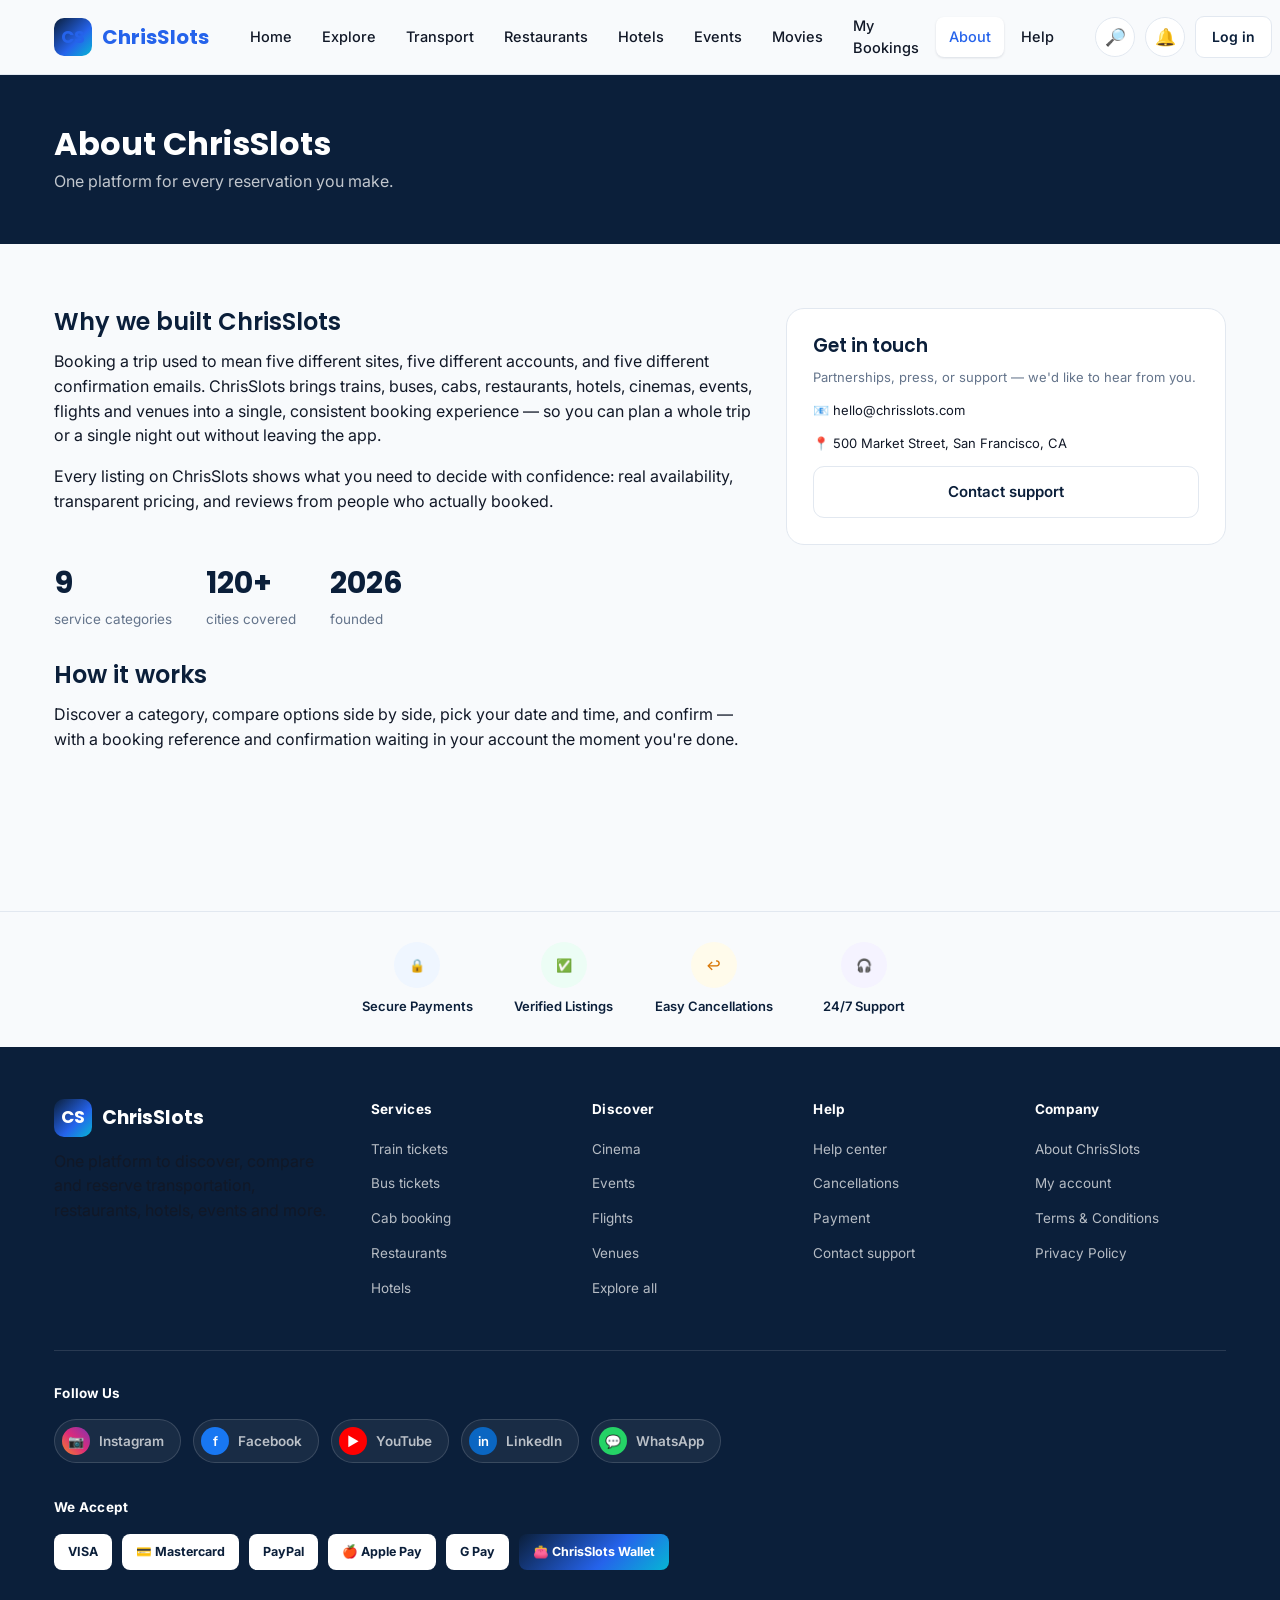
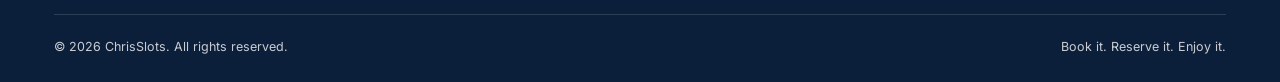
<file: about.html>
<!DOCTYPE html>
<html lang="en">
<head>
<meta charset="UTF-8">
<meta name="viewport" content="width=device-width, initial-scale=1.0">
<title>About — ChrisSlots</title>
<link href="https://fonts.googleapis.com/css2?family=Poppins:wght@600;700&family=Inter:wght@400;500;600&display=swap" rel="stylesheet">
<link rel="stylesheet" href="css/style.css">
<link rel="stylesheet" href="css/responsive.css">
</head>
<body>

<div id="site-header"></div>

<header class="page-hero">
  <div class="container">
    <h1>About ChrisSlots</h1>
    <p>One platform for every reservation you make.</p>
  </div>
</header>

<main class="section">
  <div class="container">
    <div class="two-col">
      <div>
        <h2>Why we built ChrisSlots</h2>
        <p>Booking a trip used to mean five different sites, five different accounts, and five different confirmation emails. ChrisSlots brings trains, buses, cabs, restaurants, hotels, cinemas, events, flights and venues into a single, consistent booking experience — so you can plan a whole trip or a single night out without leaving the app.</p>
        <p>Every listing on ChrisSlots shows what you need to decide with confidence: real availability, transparent pricing, and reviews from people who actually booked.</p>

        <div class="stat-strip">
          <div class="stat"><b>9</b><span>service categories</span></div>
          <div class="stat"><b>120+</b><span>cities covered</span></div>
          <div class="stat"><b>2026</b><span>founded</span></div>
        </div>

        <h2>How it works</h2>
        <p>Discover a category, compare options side by side, pick your date and time, and confirm — with a booking reference and confirmation waiting in your account the moment you're done.</p>
      </div>
      <div class="form-card">
        <h3 style="margin-top:0">Get in touch</h3>
        <p class="muted text-sm">Partnerships, press, or support — we'd like to hear from you.</p>
        <p class="text-sm">📧 hello@chrisslots.com</p>
        <p class="text-sm">📍 500 Market Street, San Francisco, CA</p>
        <a class="btn btn-secondary btn-block" href="help.html#contact">Contact support</a>
      </div>
    </div>
  </div>
</main>

<div id="site-footer"></div>

<script src="js/data.js"></script>
<script src="js/auth.js"></script>
<script src="js/booking.js"></script>
<script src="js/app.js"></script>
</body>
</html>
</file>
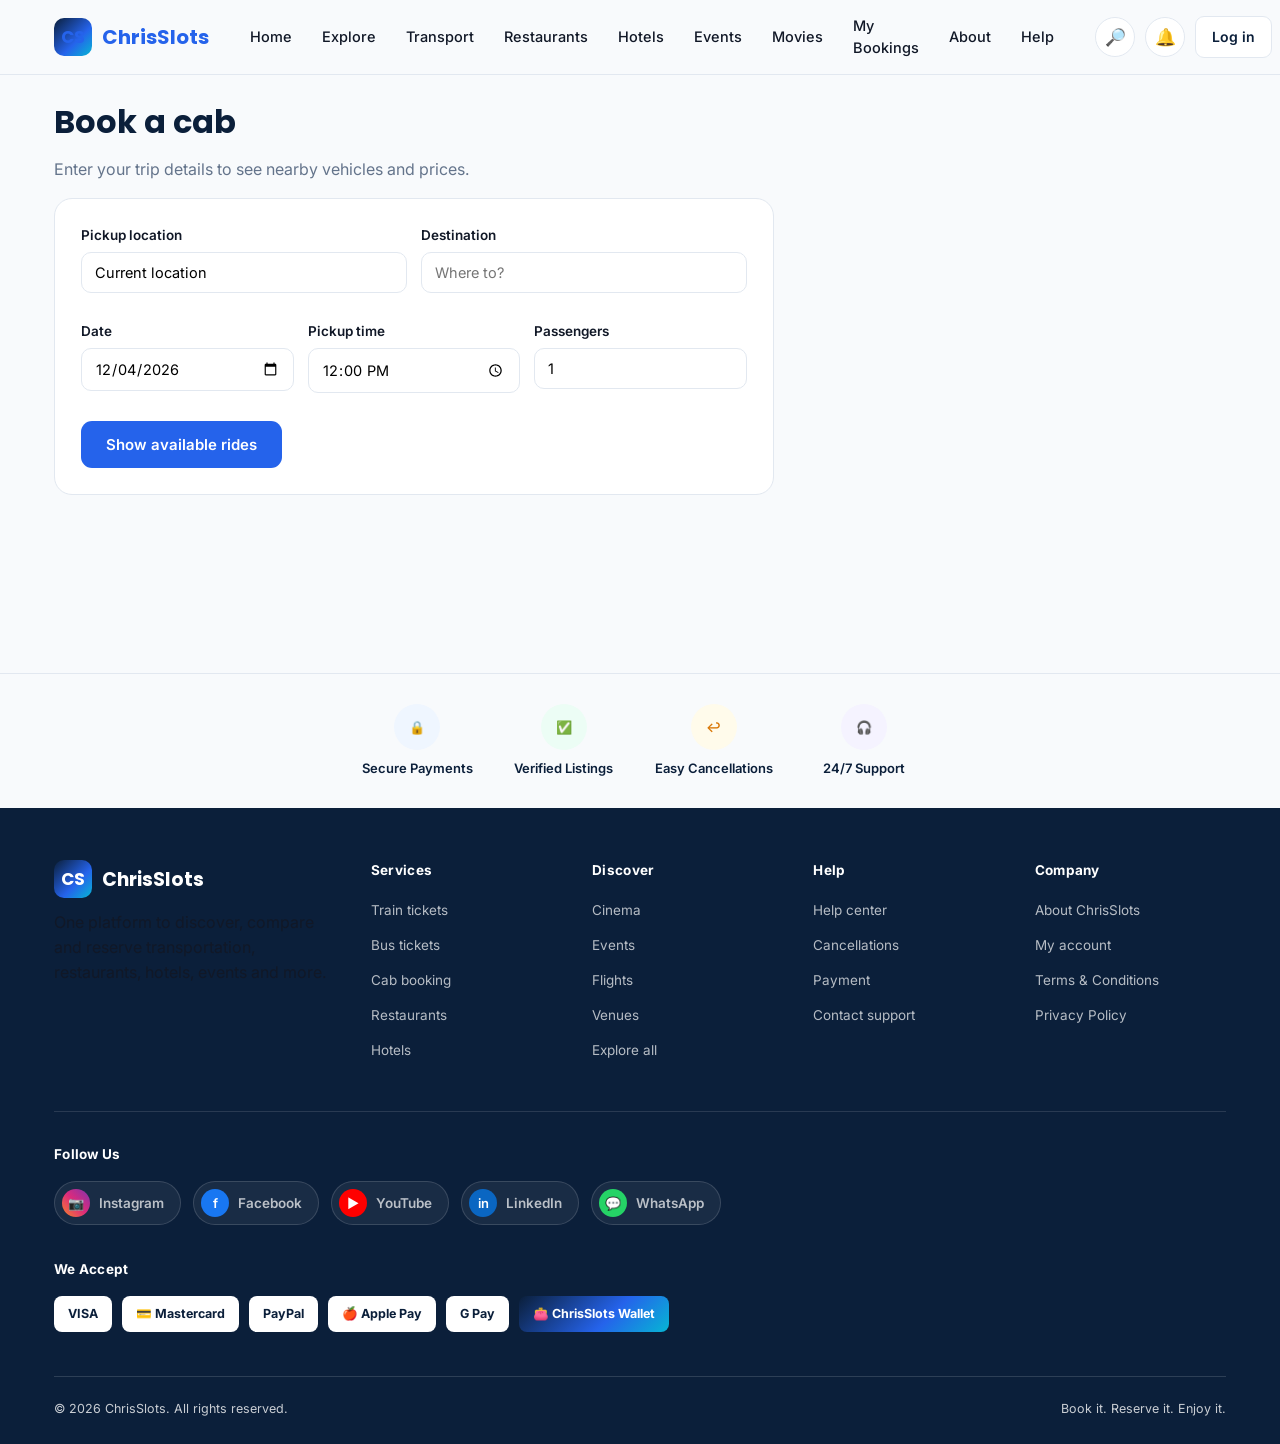
<file: booking.html>
<!DOCTYPE html>
<html lang="en">
<head>
<meta charset="UTF-8">
<meta name="viewport" content="width=device-width, initial-scale=1.0">
<title>Book — ChrisSlots</title>
<link href="https://fonts.googleapis.com/css2?family=Poppins:wght@600;700&family=Inter:wght@400;500;600&display=swap" rel="stylesheet">
<link rel="stylesheet" href="css/style.css">
<link rel="stylesheet" href="css/responsive.css">
</head>
<body>

<div id="site-header"></div>

<main class="section" style="padding-top:28px">
  <div class="container" id="booking-root"></div>
</main>

<div id="site-footer"></div>

<script src="js/data.js"></script>
<script src="js/auth.js"></script>
<script src="js/booking.js"></script>
<script src="js/app.js"></script>
<script>
(() => {
  const type = App.qs("type", "cab");
  const root = document.getElementById("booking-root");

  function renderCabSearch() {
    const today = App.todayISO();
    root.innerHTML = `
      <h1>Book a cab</h1>
      <p class="muted">Enter your trip details to see nearby vehicles and prices.</p>
      <div class="form-card" style="max-width:720px">
        <div class="form-row">
          <div class="form-group"><label>Pickup location</label><input id="cab-from" value="Current location"></div>
          <div class="form-group"><label>Destination</label><input id="cab-to" placeholder="Where to?"></div>
        </div>
        <div class="form-row">
          <div class="form-group"><label>Date</label><input type="date" id="cab-date" value="${today}" min="${today}"></div>
          <div class="form-group"><label>Pickup time</label><input type="time" id="cab-time" value="12:00"></div>
          <div class="form-group"><label>Passengers</label><input type="number" id="cab-pax" value="1" min="1" max="6"></div>
        </div>
        <button class="btn btn-primary" onclick="CabFlow.search()">Show available rides</button>
      </div>
      <div id="cab-results" style="margin-top:34px"></div>
    `;
  }

  function renderCabResults(distanceKm) {
    const cabs = DB.getCabs(distanceKm);
    document.getElementById("cab-results").innerHTML = `
      <h3>Available vehicles</h3>
      <div class="grid">
        ${cabs.map(c => `
          <div class="card">
            <div class="card-media" style="aspect-ratio:16/9"><img src="${c.image}" alt="${c.cls} vehicle"></div>
            <div class="card-body">
              <div class="card-top"><h3>${c.cls}</h3></div>
              <div class="card-meta"><span>👤 Up to ${c.capacity}</span><span>⏱ ETA ${c.etaMin} min</span><span>🕒 ${c.durationMin} min trip</span></div>
              <p class="muted text-sm">${c.desc}</p>
              <div class="card-foot"><span class="price">${App.money(c.price)}</span><button class="btn btn-primary btn-sm" onclick="CabFlow.book('${c.id}')">Book ride</button></div>
            </div>
          </div>`).join("")}
      </div>`;
  }

  window.CabFlow = {
    search() {
      const from = document.getElementById("cab-from").value.trim();
      const to = document.getElementById("cab-to").value.trim();
      if (!to) { App.toast("Please enter a destination"); return; }
      const distanceKm = 2 + (from.length + to.length) % 18;
      window._cabCtx = { from, to, date: document.getElementById("cab-date").value, time: document.getElementById("cab-time").value, pax: document.getElementById("cab-pax").value, distanceKm };
      renderCabResults(distanceKm);
    },
    book(cabId) {
      App.requireAuthOrPrompt(() => {
        const ctx = window._cabCtx;
        const cabs = DB.getCabs(ctx.distanceKm);
        const cab = cabs.find(c => c.id === cabId);
        Booking.setPending({
          type: "cab", title: `${cab.cls} ride to ${ctx.to}`, provider: "ChrisSlots Rides",
          date: ctx.date, time: ctx.time, location: `${ctx.from} → ${ctx.to}`,
          details: { vehicle: cab.cls, passengers: ctx.pax, eta: cab.etaMin + " min" },
          total: cab.price,
        });
        location.href = "checkout.html";
      });
    }
  };

  function renderFlightDetails() {
    const id = App.qs("id"), from = App.qs("from","New York"), to = App.qs("to","Boston"), date = App.qs("date", App.todayISO());
    const flight = DB.getFlights(from, to).find(f => f.id === id) || DB.getFlights(from, to)[0];
    root.innerHTML = `
      <a href="listing.html?type=flight&from=${encodeURIComponent(from)}&to=${encodeURIComponent(to)}" class="btn btn-ghost" style="padding-left:0">← Back to flights</a>
      <div class="two-col">
        <div>
          <h1>${flight.airline} · ${flight.flightNo}</h1>
          <p class="muted">${from} → ${to} · ${date}</p>
          <div class="form-card">
            <h3 style="margin-top:0">Passenger details</h3>
            <div class="form-row">
              <div class="form-group"><label>Full name</label><input id="fl-name" value="${Auth.currentUser()?.name || ""}"></div>
              <div class="form-group"><label>Email</label><input id="fl-email" value="${Auth.currentUser()?.email || ""}"></div>
            </div>
            <div class="form-row">
              <div class="form-group"><label>Passengers</label><input type="number" id="fl-pax" value="1" min="1" max="9"></div>
              <div class="form-group"><label>Travel class</label><select id="fl-class"><option>${flight.cls}</option><option>Economy</option><option>Premium Economy</option><option>Business</option></select></div>
            </div>
            <button class="btn btn-primary" onclick="FlightFlow.continueBooking('${flight.id}','${from}','${to}','${date}')">Continue to checkout</button>
          </div>
        </div>
        <div class="sticky">
          <div class="form-card">
            <h3 style="margin-top:0">Flight summary</h3>
            <div class="card-meta" style="font-size:14px"><span>🛫 ${flight.depTime} ${from}</span></div>
            <div class="card-meta" style="font-size:14px;margin-top:6px"><span>🛬 ${flight.arrTime} ${to}</span></div>
            <div class="card-meta" style="font-size:14px;margin-top:6px"><span>⏱ ${flight.durationH}h · ${flight.stops===0?"Nonstop":flight.stops+" stop(s)"}</span></div>
            <hr class="divider">
            <div class="flex" style="justify-content:space-between"><span>Price per passenger</span><b>${App.money(flight.price)}</b></div>
          </div>
        </div>
      </div>`;
  }
  window.FlightFlow = {
    continueBooking(id, from, to, date) {
      App.requireAuthOrPrompt(() => {
        const flight = DB.getFlights(from, to).find(f => f.id === id) || DB.getFlights(from, to)[0];
        const pax = Number(document.getElementById("fl-pax").value || 1);
        Booking.setPending({
          type: "flight", title: `${flight.airline} ${flight.flightNo} (${from} → ${to})`, provider: flight.airline,
          date, time: flight.depTime, location: `${from} → ${to}`,
          details: { passengers: pax, cls: document.getElementById("fl-class").value },
          total: flight.price * pax,
        });
        location.href = "checkout.html";
      });
    }
  };

  document.addEventListener("DOMContentLoaded", () => {
    if (type === "flight") renderFlightDetails();
    else renderCabSearch();
  });
})();
</script>
</body>
</html>
</file>
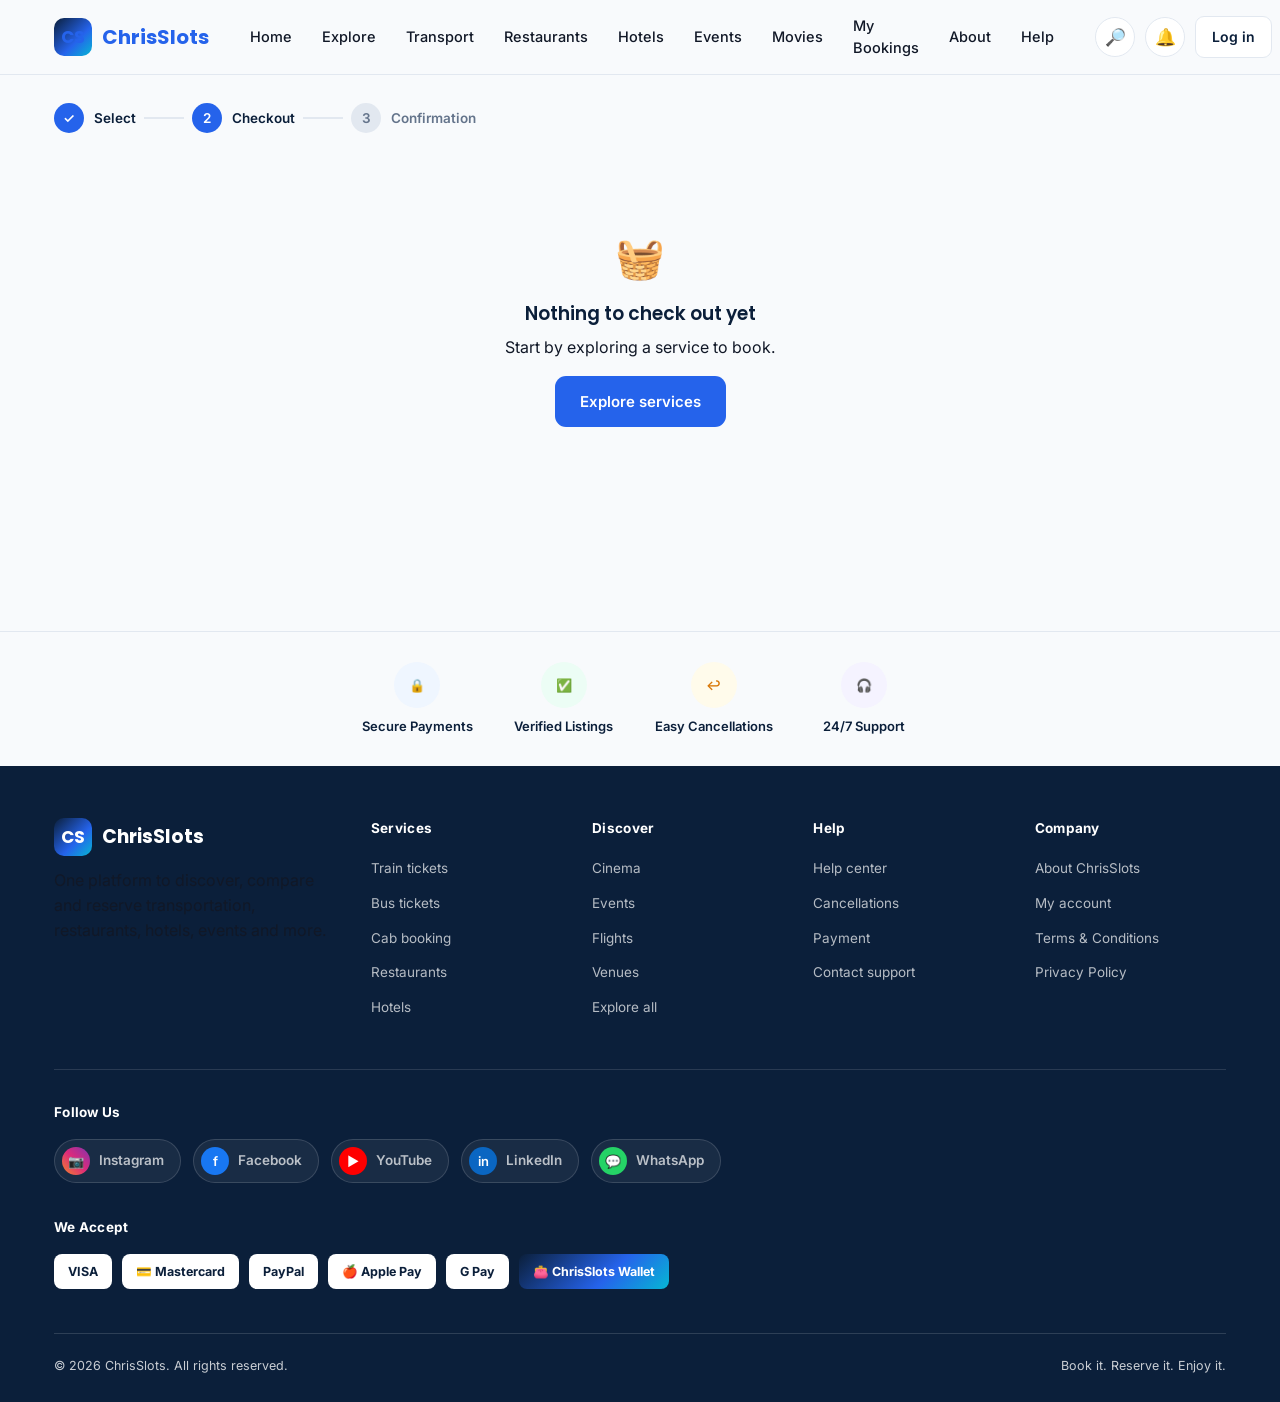
<file: checkout.html>
<!DOCTYPE html>
<html lang="en">
<head>
<meta charset="UTF-8">
<meta name="viewport" content="width=device-width, initial-scale=1.0">
<title>Checkout — ChrisSlots</title>
<link href="https://fonts.googleapis.com/css2?family=Poppins:wght@600;700&family=Inter:wght@400;500;600&display=swap" rel="stylesheet">
<link rel="stylesheet" href="css/style.css">
<link rel="stylesheet" href="css/responsive.css">
</head>
<body>

<div id="site-header"></div>

<main class="section" style="padding-top:28px">
  <div class="container">
    <div class="steps-row">
      <div class="step done"><span class="step-num">✓</span><span>Select</span></div><div class="step-line"></div>
      <div class="step active"><span class="step-num">2</span><span>Checkout</span></div><div class="step-line"></div>
      <div class="step"><span class="step-num">3</span><span>Confirmation</span></div>
    </div>

    <div id="checkout-root"></div>
  </div>
</main>

<div id="site-footer"></div>

<script src="js/data.js"></script>
<script src="js/auth.js"></script>
<script src="js/booking.js"></script>
<script src="js/app.js"></script>
<script>
(() => {
  const root = document.getElementById("checkout-root");
  const FEE_RATE = 0.04;
  let method = "card";

  const METHODS = [
    { id: "wallet", icon: "👛", label: "ChrisSlots Wallet", sub: "Pay from balance" },
    { id: "card", icon: "💳", label: "Card", sub: "Credit or debit" },
    { id: "paypal", icon: "🅿️", label: "PayPal", sub: "Redirect to pay" },
    { id: "applepay", icon: "", label: "Apple Pay", sub: "One-tap checkout" },
    { id: "googlepay", icon: "G", label: "Google Pay", sub: "One-tap checkout" },
    { id: "cash", icon: "💵", label: "Cash", sub: "Pay driver directly" },
  ];

  function render() {
    const pending = Booking.getPending();
    const user = Auth.currentUser();
    if (!pending) {
      root.innerHTML = `<div class="empty-state"><div class="em-icon">🧺</div><h3>Nothing to check out yet</h3><p>Start by exploring a service to book.</p><a class="btn btn-primary" href="listing.html?type=all">Explore services</a></div>`;
      return;
    }
    if (!user) { App.requireAuthOrPrompt(() => {}); }

    const fee = Math.round(pending.total * FEE_RATE * 100) / 100;
    const grandTotal = Math.round((pending.total + fee) * 100) / 100;
    const balance = user ? Booking.getWalletBalance() : 0;
    // default to wallet if it can cover the total, otherwise card
    if (!render._initialized) { method = balance >= grandTotal ? "wallet" : "card"; render._initialized = true; }

    const availableMethods = METHODS.filter(m => m.id !== "cash" || pending.type === "cab");

    root.innerHTML = `
      <h1>Checkout</h1>
      <div class="two-col">
        <div>
          <div class="form-card">
            <h3 style="margin-top:0">Booking summary</h3>
            <div class="card-meta" style="font-size:14.5px;gap:16px">
              <span>🏷 ${pending.title}</span>
            </div>
            <div class="card-meta" style="font-size:14.5px;gap:16px;margin-top:6px">
              <span>📅 ${pending.date}</span><span>🕒 ${pending.time || "—"}</span><span>📍 ${pending.location || "—"}</span>
            </div>
            <div class="tag-row" style="margin-top:10px">
              ${Object.entries(pending.details || {}).filter(([,v])=>v).map(([k,v]) => `<span class="tag">${labelize(k)}: ${v}</span>`).join("")}
            </div>
          </div>

          <div class="form-card" style="margin-top:20px">
            <h3 style="margin-top:0">Customer information</h3>
            <div class="form-row">
              <div class="form-group"><label>Full name</label><input id="co-name" value="${user ? user.name : ""}"></div>
              <div class="form-group"><label>Email</label><input id="co-email" value="${user ? user.email : ""}"></div>
            </div>
            <div class="form-group"><label>Phone</label><input id="co-phone" value="${user ? user.phone || "" : ""}"></div>
          </div>

          <div class="form-card" style="margin-top:20px">
            <h3 style="margin-top:0">Payment method</h3>
            <p class="hint" style="margin-top:-6px">Demo payment interface — no real payment is processed. This is ready to connect to a real provider later.</p>
            <div class="pay-methods">
              ${availableMethods.map(m => `
                <button type="button" class="pay-method ${method === m.id ? "active" : ""}" onclick="Checkout.setMethod('${m.id}')">
                  <span class="pm-icon">${m.icon}</span>
                  <span class="pm-label">${m.label}</span>
                  <span class="pm-sub">${m.sub}</span>
                </button>`).join("")}
            </div>
            <div id="pay-subform">${paySubform(method, balance, grandTotal, user)}</div>
          </div>
        </div>

        <div class="sticky">
          <div class="form-card">
            <h3 style="margin-top:0">Price details</h3>
            <div class="flex" style="justify-content:space-between;margin-bottom:8px"><span class="muted">Subtotal</span><span>${App.money(pending.total)}</span></div>
            <div class="flex" style="justify-content:space-between;margin-bottom:8px"><span class="muted">Service fee</span><span>${App.money(fee)}</span></div>
            <hr class="divider">
            <div class="flex" style="justify-content:space-between"><span><b>Total</b></span><b>${App.money(grandTotal)}</b></div>
            <button class="btn btn-primary btn-block" style="margin-top:18px" onclick="Checkout.confirm(${grandTotal})">${confirmLabel(method)}</button>
            <p class="hint center" style="margin-top:10px">By confirming, you agree to ChrisSlots' Terms &amp; Conditions.</p>
          </div>
        </div>
      </div>
    `;
  }

  function confirmLabel(m) {
    if (m === "wallet") return "Pay from wallet";
    if (m === "paypal") return "Continue to PayPal";
    if (m === "applepay") return "Pay with  Apple Pay";
    if (m === "googlepay") return "Pay with Google Pay";
    if (m === "cash") return "Confirm booking";
    return "Confirm & pay";
  }

  function paySubform(m, balance, grandTotal, user) {
    if (m === "wallet") {
      const enough = balance >= grandTotal;
      return `
        <div class="wallet-card">
          <div>
            <div class="wc-label">Wallet balance</div>
            <div class="wc-balance">${App.money(balance)}</div>
          </div>
          <a href="dashboard.html?tab=wallet" class="btn btn-secondary btn-sm" style="background:rgba(255,255,255,.15);border-color:rgba(255,255,255,.4);color:#fff">Manage wallet</a>
        </div>
        ${enough
          ? `<p class="hint">After this payment your balance will be <b>${App.money(balance - grandTotal)}</b>.</p>`
          : `<div class="wallet-insufficient">
              <span>⚠️ Your balance doesn't cover this total (short ${App.money(grandTotal - balance)}).</span>
              <button type="button" class="btn btn-primary btn-sm" onclick="Checkout.quickTopUp(${(grandTotal - balance).toFixed(2)})">Top up ${App.money(grandTotal - balance)}</button>
            </div>`}
      `;
    }
    if (m === "card") {
      return `
        <div class="form-row">
          <div class="form-group" style="grid-column:1/-1"><label>Card number</label><input placeholder="4242 4242 4242 4242" id="co-card"></div>
        </div>
        <div class="form-row">
          <div class="form-group"><label>Expiry</label><input placeholder="MM/YY" id="co-exp"></div>
          <div class="form-group"><label>CVC</label><input placeholder="123" id="co-cvc"></div>
        </div>`;
    }
    if (m === "paypal") {
      return `<p class="hint">You'll be redirected to PayPal to log in and confirm this payment.</p>
        <div class="pay-brand-btn paypal">Pay<b>Pal</b></div>`;
    }
    if (m === "applepay") {
      return `<p class="hint">Confirm with Face ID or Touch ID to pay with the card on file in Apple Wallet.</p>
        <div class="pay-brand-btn applepay"> Pay</div>`;
    }
    if (m === "googlepay") {
      return `<p class="hint">Pay using a card saved to your Google Account.</p>
        <div class="pay-brand-btn googlepay">G Pay</div>`;
    }
    if (m === "cash") {
      return `<p class="hint">Pay your driver directly with cash or card at the end of the ride. No charge is made now.</p>`;
    }
    return "";
  }

  function labelize(k) {
    return k.replace(/([A-Z])/g, " $1").replace(/^./, s => s.toUpperCase());
  }

  window.Checkout = {
    setMethod(m) {
      method = m;
      render();
    },
    quickTopUp(amount) {
      const res = Booking.topUpWallet(amount, "demo top-up");
      if (res.ok) { App.toast(`Added ${App.money(amount)} to your wallet`); render(); }
    },
    confirm(grandTotal) {
      const name = document.getElementById("co-name").value.trim();
      const email = document.getElementById("co-email").value.trim();
      if (!name || !email.includes("@")) { App.toast("Please fill in your name and a valid email"); return; }

      if (method === "card") {
        const card = (document.getElementById("co-card").value || "").trim();
        if (card.replace(/\s/g, "").length < 12) { App.toast("Please enter a valid card number"); return; }
      }

      if (method === "wallet") {
        const pendingCheck = Booking.getPending();
        const result = Booking.payFromWallet(grandTotal, pendingCheck.title);
        if (!result.ok) { App.toast(result.error || "Payment failed — check your wallet balance"); render(); return; }
      }

      const pending = Booking.getPending();
      const methodLabel = (METHODS.find(m => m.id === method) || {}).label || "Card";
      const booking = Booking.confirmBooking({ ...pending, total: grandTotal, customer: { name, email }, paymentMethod: methodLabel });
      location.href = `confirmation.html?ref=${booking.ref}`;
    }
  };

  document.addEventListener("DOMContentLoaded", render);
})();
</script>
</body>
</html>
</file>
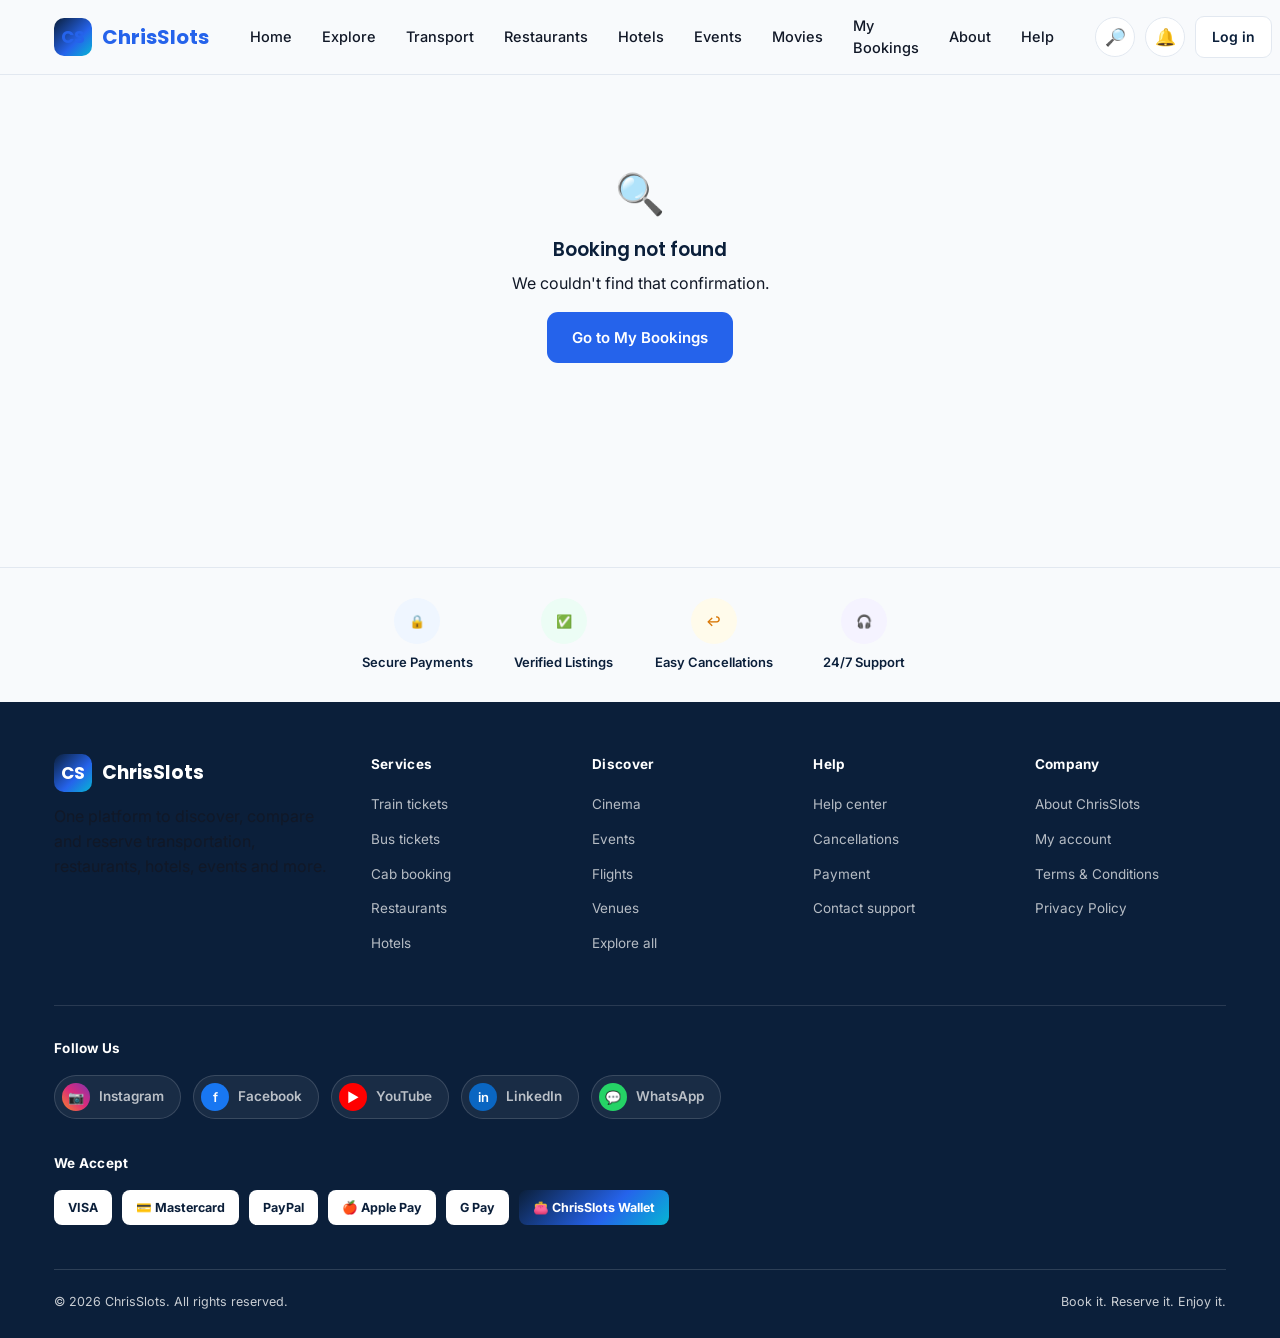
<file: confirmation.html>
<!DOCTYPE html>
<html lang="en">
<head>
<meta charset="UTF-8">
<meta name="viewport" content="width=device-width, initial-scale=1.0">
<title>Booking confirmed — ChrisSlots</title>
<link href="https://fonts.googleapis.com/css2?family=Poppins:wght@600;700&family=Inter:wght@400;500;600&display=swap" rel="stylesheet">
<link rel="stylesheet" href="css/style.css">
<link rel="stylesheet" href="css/responsive.css">
</head>
<body>

<div id="site-header"></div>

<main class="section" style="padding-top:28px">
  <div class="container" id="confirm-root" style="max-width:640px;margin:0 auto"></div>
</main>

<div id="site-footer"></div>

<script src="js/data.js"></script>
<script src="js/auth.js"></script>
<script src="js/booking.js"></script>
<script src="js/app.js"></script>
<script>
(() => {
  const ref = App.qs("ref");
  const root = document.getElementById("confirm-root");
  const b = ref ? Booking.getBooking(ref) : null;

  document.addEventListener("DOMContentLoaded", () => {
    if (!b) {
      root.innerHTML = `<div class="empty-state"><div class="em-icon">🔍</div><h3>Booking not found</h3><p>We couldn't find that confirmation.</p><a class="btn btn-primary" href="dashboard.html?tab=bookings">Go to My Bookings</a></div>`;
      return;
    }
    root.innerHTML = `
      <div class="center" style="margin-bottom:26px">
        <div style="width:66px;height:66px;border-radius:50%;background:#ECFDF5;color:#047857;display:flex;align-items:center;justify-content:center;font-size:30px;margin:0 auto 14px">✓</div>
        <h1>Booking Confirmed</h1>
        <p class="muted">A confirmation has been added to your notifications.</p>
      </div>

      <div class="form-card">
        <div class="flex" style="justify-content:space-between;align-items:center;margin-bottom:14px">
          <span class="badge badge-confirmed">${b.status}</span>
          <span class="muted text-sm">Ref. ${b.ref}</span>
        </div>
        <h3 style="margin-top:0">${b.title}</h3>
        <div class="card-meta" style="font-size:14.5px;gap:16px">
          <span>👤 ${b.customer ? b.customer.name : (Auth.currentUser()?.name||"Guest")}</span>
          <span>📅 ${b.date}</span><span>🕒 ${b.time || "—"}</span><span>📍 ${b.location || "—"}</span>
        </div>
        <div class="tag-row" style="margin-top:12px">
          ${Object.entries(b.details || {}).filter(([,v])=>v).map(([k,v]) => `<span class="tag">${k.replace(/([A-Z])/g," $1")}: ${v}</span>`).join("")}
        </div>
        <hr class="divider">
        <div class="flex" style="justify-content:space-between"><span>Total paid</span><b>${App.money(b.total)}</b></div>
        <div class="flex" style="justify-content:space-between;margin-top:6px"><span class="muted text-sm">Payment method</span><span class="text-sm">${b.paymentMethod || "Card"}</span></div>
      </div>

      <div class="flex" style="gap:12px;margin-top:22px;flex-wrap:wrap">
        <a class="btn btn-secondary" href="dashboard.html?tab=bookings">View booking</a>
        <button class="btn btn-secondary" onclick="window.print()">🖨 Print / Download ticket</button>
        <a class="btn btn-primary" href="index.html">Return home</a>
      </div>
    `;
  });
})();
</script>
</body>
</html>
</file>
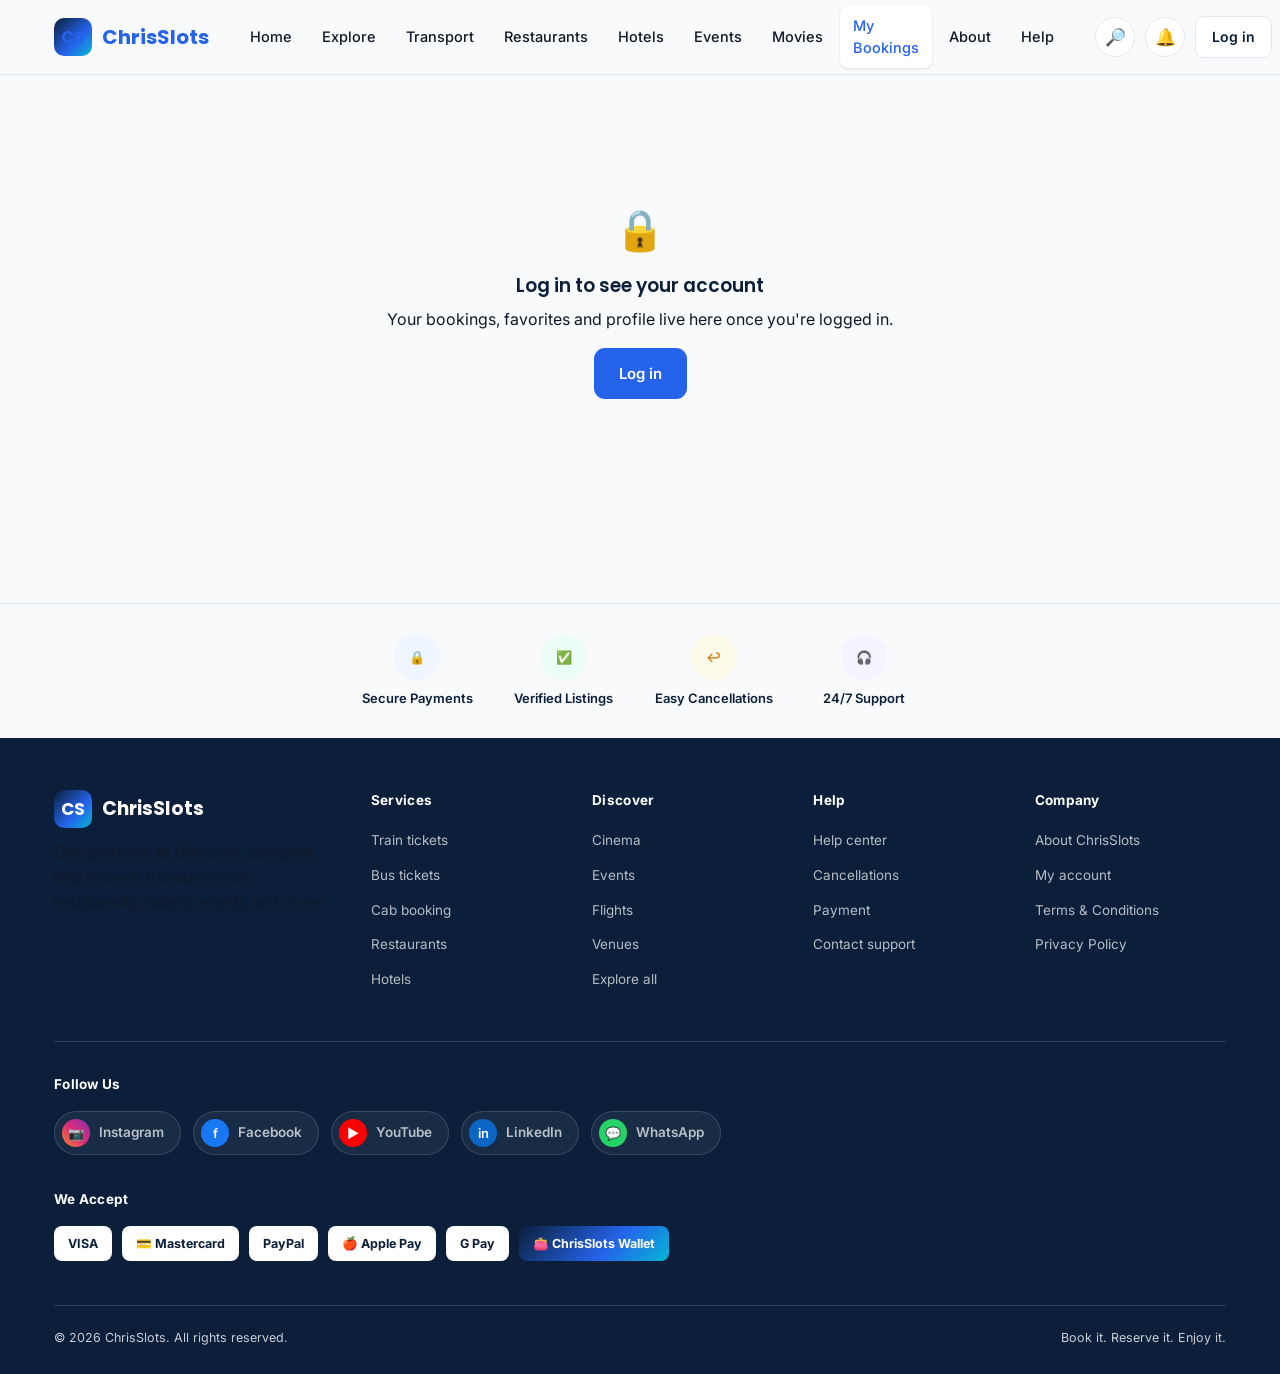
<file: dashboard.html>
<!DOCTYPE html>
<html lang="en">
<head>
<meta charset="UTF-8">
<meta name="viewport" content="width=device-width, initial-scale=1.0">
<title>My Account — ChrisSlots</title>
<link href="https://fonts.googleapis.com/css2?family=Poppins:wght@600;700&family=Inter:wght@400;500;600&display=swap" rel="stylesheet">
<link rel="stylesheet" href="css/style.css">
<link rel="stylesheet" href="css/responsive.css">
</head>
<body>

<div id="site-header"></div>

<div id="dash-guard" class="section" style="display:none">
  <div class="container empty-state">
    <div class="em-icon">🔒</div>
    <h3>Log in to see your account</h3>
    <p>Your bookings, favorites and profile live here once you're logged in.</p>
    <a class="btn btn-primary" href="login.html?redirect=dashboard.html">Log in</a>
  </div>
</div>

<div id="dash-main" style="display:none">
  <header class="page-hero">
    <div class="container flex items-center gap-12">
      <div class="avatar" id="dash-avatar" style="width:54px;height:54px;border-radius:50%;background:rgba(255,255,255,.18);display:flex;align-items:center;justify-content:center;font-weight:700;font-size:20px"></div>
      <div>
        <h1 id="dash-name" style="margin-bottom:2px"></h1>
        <p id="dash-email" style="margin:0"></p>
        <p id="dash-since" class="hint" style="color:rgba(255,255,255,.6);margin:2px 0 0"></p>
      </div>
    </div>
  </header>

  <main class="section">
    <div class="container">
      <div class="tabs-row">
        <button class="tab-btn" data-tab="bookings" onclick="Dashboard.setTab('bookings')">🧾 My Bookings</button>
        <button class="tab-btn" data-tab="wallet" onclick="Dashboard.setTab('wallet')">👛 Wallet</button>
        <button class="tab-btn" data-tab="favorites" onclick="Dashboard.setTab('favorites')">❤️ Favorites</button>
        <button class="tab-btn" data-tab="profile" onclick="Dashboard.setTab('profile')">👤 Profile</button>
      </div>

      <div class="dash-panel" data-panel="bookings">
        <div class="filter-chip-row" style="margin-bottom:20px">
          <button class="chip booking-filter-chip active" data-f="upcoming" onclick="Dashboard.setBookingFilter('upcoming')">Upcoming</button>
          <button class="chip booking-filter-chip" data-f="completed" onclick="Dashboard.setBookingFilter('completed')">Completed</button>
          <button class="chip booking-filter-chip" data-f="cancelled" onclick="Dashboard.setBookingFilter('cancelled')">Cancelled</button>
          <button class="chip booking-filter-chip" data-f="all" onclick="Dashboard.setBookingFilter('all')">All</button>
        </div>
        <div id="bookings-list"></div>
      </div>

      <div class="dash-panel" data-panel="wallet" style="display:none">
        <div class="two-col">
          <div>
            <div id="wallet-balance-wrap"></div>
            <h3>Transaction history</h3>
            <div class="form-card" id="wallet-txn-list"></div>
          </div>
          <div class="form-card sticky">
            <h3 style="margin-top:0">Add money</h3>
            <div class="quick-amounts" id="wallet-quick-amounts"></div>
            <div class="form-group"><label>Amount</label><input type="number" id="wallet-amount" min="1" value="50"></div>
            <div class="form-group"><label>Top up with</label>
              <select id="wallet-topup-method"><option>Card ending in 4242</option><option>PayPal</option><option>Apple Pay</option><option>Google Pay</option></select>
            </div>
            <button class="btn btn-primary btn-block" onclick="Dashboard.topUp()">Add to wallet</button>
            <p class="hint" style="margin-top:10px">Demo top-up — no real payment is processed.</p>
          </div>
        </div>
      </div>

      <div class="dash-panel" data-panel="favorites" style="display:none">
        <div id="favorites-list" class="grid"></div>
      </div>

      <div class="dash-panel" data-panel="profile" style="display:none">
        <div class="form-card" style="max-width:520px" id="profile-form-wrap"></div>
      </div>
    </div>
  </main>
</div>

<div id="site-footer"></div>

<script src="js/data.js"></script>
<script src="js/auth.js"></script>
<script src="js/booking.js"></script>
<script src="js/app.js"></script>
<script src="js/dashboard.js"></script>
<script>document.addEventListener("DOMContentLoaded", () => { Booking.markAllRead(); Dashboard.init(); });</script>
</body>
</html>
</file>
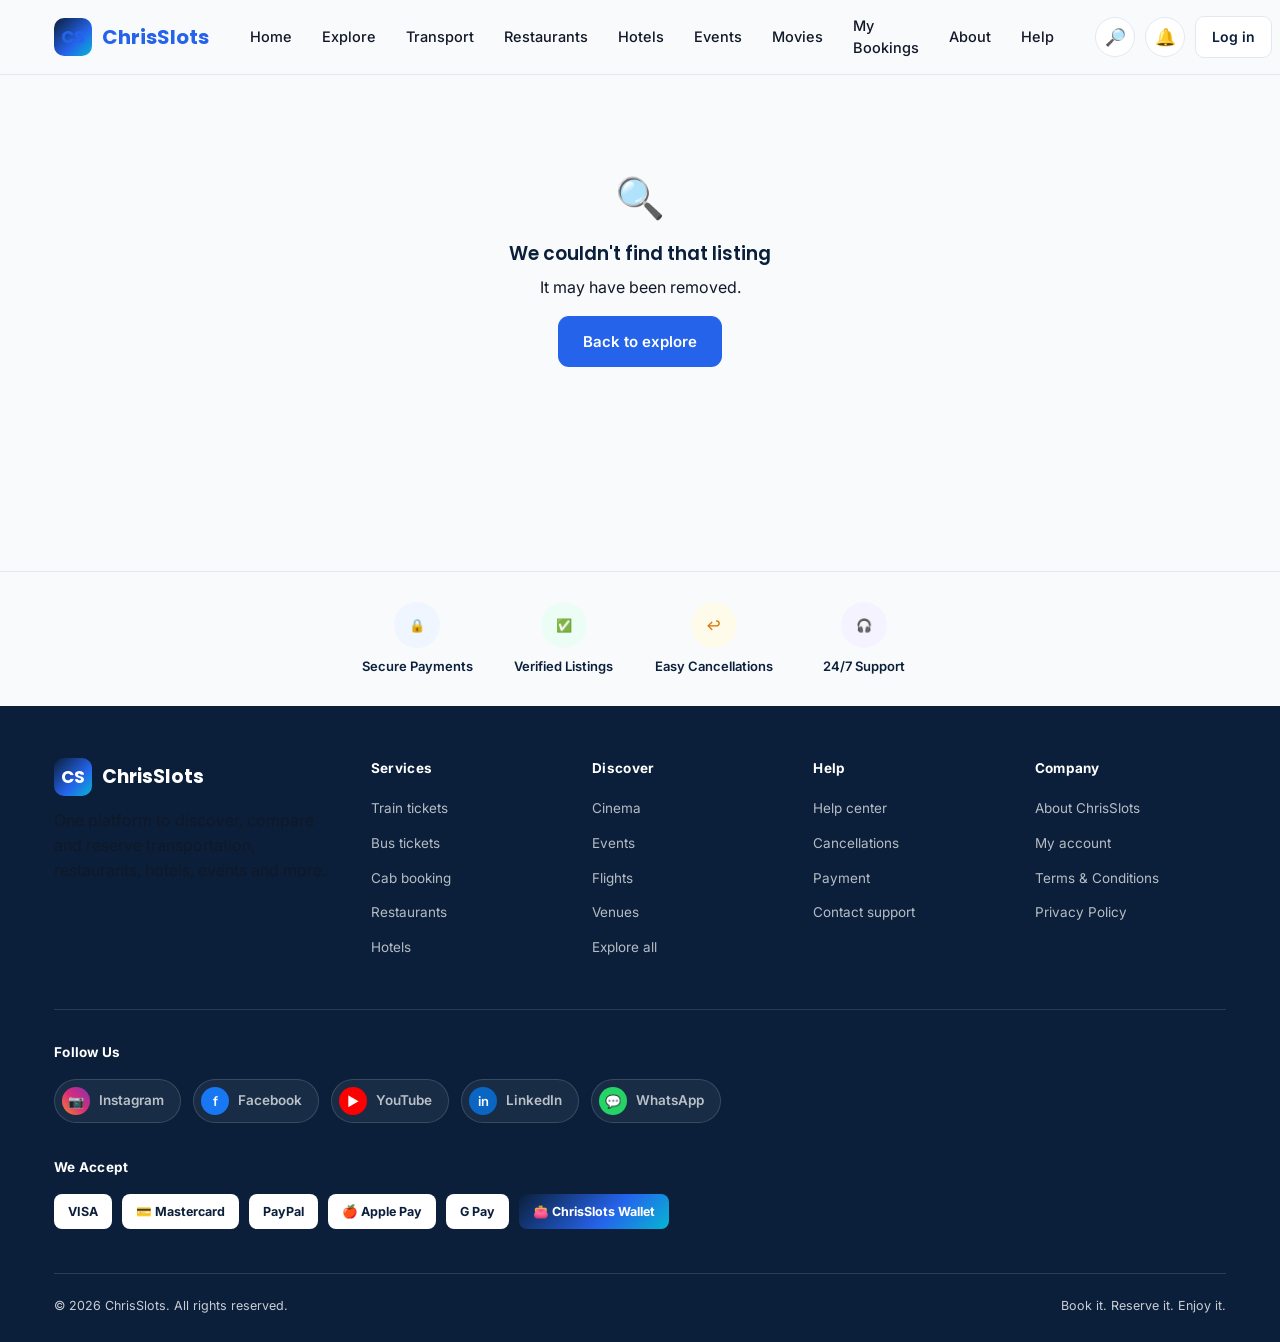
<file: details.html>
<!DOCTYPE html>
<html lang="en">
<head>
<meta charset="UTF-8">
<meta name="viewport" content="width=device-width, initial-scale=1.0">
<title id="page-title">Details — ChrisSlots</title>
<link href="https://fonts.googleapis.com/css2?family=Poppins:wght@600;700&family=Inter:wght@400;500;600&display=swap" rel="stylesheet">
<link rel="stylesheet" href="css/style.css">
<link rel="stylesheet" href="css/responsive.css">
</head>
<body>

<div id="site-header"></div>

<main class="section" style="padding-top:32px">
  <div class="container" id="detail-root">
    <!-- rendered by JS -->
  </div>
</main>

<div id="site-footer"></div>

<script src="js/data.js"></script>
<script src="js/auth.js"></script>
<script src="js/booking.js"></script>
<script src="js/app.js"></script>
<script>
(() => {
  const type = App.qs("type", "restaurant");
  const id = App.qs("id");
  let item, getter;
  const getters = { restaurant: DB.getRestaurant, hotel: DB.getHotel, venue: DB.getVenue, event: DB.getEvent, cinema: DB.getMovie };
  getter = getters[type];
  item = getter ? getter(id) : null;

  document.addEventListener("DOMContentLoaded", () => {
    const root = document.getElementById("detail-root");
    if (!item) {
      root.innerHTML = `<div class="empty-state"><div class="em-icon">🔍</div><h3>We couldn't find that listing</h3><p>It may have been removed.</p><a class="btn btn-primary" href="listing.html?type=all">Back to explore</a></div>`;
      return;
    }
    document.title = `${item.name || item.title} — ChrisSlots`;

    if (type === "cinema") { root.innerHTML = movieDetail(item); afterRender(); return; }

    const images = [0,1,2].map(i => (i === 0 && item.image) || DB.img(type, DB.idIndex(item.id) + i));
    root.innerHTML = `
      <a href="listing.html?type=${type}" class="btn btn-ghost" style="padding-left:0;margin-bottom:14px">← Back to ${type}s</a>
      <div class="gallery">
        <img src="${images[0]}" alt="${item.name}">
        <img src="${images[1]}" alt="${item.name} interior">
        <img src="${images[2]}" alt="${item.name} view">
      </div>

      <div class="two-col" style="margin-top:34px">
        <div>
          <div class="card-top" style="align-items:center">
            <div>
              <h1 style="margin-bottom:4px">${item.name}</h1>
              <p class="muted">${subline()}</p>
            </div>
            <div style="display:flex;gap:8px">
              <button class="icon-btn" id="fav-toggle" onclick="toggleFav()" aria-label="Save to favorites">${Booking.isFavorite(id) ? "♥" : "♡"}</button>
              ${item.rating ? `<span class="rating-pill" style="height:40px;padding:0 14px">★ ${item.rating}</span>` : ""}
            </div>
          </div>

          <p style="margin-top:18px">${item.desc}</p>

          <div class="tag-row" style="margin:18px 0">
            ${(item.amenities || []).map(a => `<span class="tag">${a}</span>`).join("")}
          </div>

          ${infoBlock()}
          ${type === "restaurant" ? tableMapBlock() : ""}

          <hr class="divider">
          <h3>Reviews</h3>
          <div id="reviews-list"></div>
          <button class="btn btn-secondary btn-sm" style="margin-top:10px" onclick="App.toggleDropdown('never');document.getElementById('review-modal').classList.add('open')">Write a review</button>

          <hr class="divider">
          <h3>Frequently asked questions</h3>
          <div class="faq-item"><div class="faq-q" onclick="this.parentElement.classList.toggle('open')"><span>What's the cancellation policy?</span><span class="chev">⌄</span></div><div class="faq-a"><p>Most bookings can be cancelled free of charge up to 24 hours in advance from My Bookings.</p></div></div>
          <div class="faq-item"><div class="faq-q" onclick="this.parentElement.classList.toggle('open')"><span>Do I need to arrive early?</span><span class="chev">⌄</span></div><div class="faq-a"><p>We recommend arriving 10–15 minutes before your reserved time.</p></div></div>
          <div class="faq-item"><div class="faq-q" onclick="this.parentElement.classList.toggle('open')"><span>Can I change my party size later?</span><span class="chev">⌄</span></div><div class="faq-a"><p>Yes — contact support or rebook from My Bookings if your plans change.</p></div></div>
        </div>

        <div class="sticky">
          ${reserveForm()}
        </div>
      </div>
    `;
    afterRender();
  });

  function subline() {
    if (type === "restaurant") return `${item.cuisine} · ${item.city} · ${item.price}`;
    if (type === "hotel") return item.city;
    if (type === "venue") return `${item.city} · Up to ${item.capacity} guests`;
    if (type === "event") return `${item.category} · ${item.city}`;
    return "";
  }

  function infoBlock() {
    if (type === "restaurant") return `<div class="card-meta" style="font-size:14px;gap:18px"><span>🕒 ${item.hours}</span><span>📍 ${item.city}</span></div>
      <h4 style="margin-top:22px">Popular dishes</h4><div class="tag-row">${item.dishes.map(d=>`<span class="tag">${d}</span>`).join("")}</div>`;
    if (type === "hotel") return `<h4 style="margin-top:10px">Room types</h4>
      <div class="grid" style="grid-template-columns:1fr;gap:10px">
      ${item.rooms.map((r,i) => `<label class="card" style="flex-direction:row;align-items:center;padding:14px;cursor:pointer">
        <input type="radio" name="room" value="${i}" ${i===0?"checked":""} style="margin-right:12px" onchange="updateHotelTotal()">
        <span style="flex:1"><b>${r.type}</b><br><span class="muted text-sm">${r.beds}</span></span>
        <span class="price">${App.money(r.price)}<small>/night</small></span>
      </label>`).join("")}</div>`;
    if (type === "event") return `<div class="card-meta" style="font-size:14px;gap:18px"><span>📅 ${item.date}</span><span>🕒 ${item.time}</span><span>👤 ${item.organizer}</span><span>🎟 ${item.available} tickets left</span></div>`;
    if (type === "venue") return `<div class="card-meta" style="font-size:14px;gap:18px"><span>👥 Capacity ${item.capacity}</span><span>📍 ${item.city}</span></div>`;
    return "";
  }

  function reserveForm() {
    const today = App.todayISO();
    if (type === "restaurant") {
      return `<div class="form-card">
        <h3 style="margin-top:0">Reserve a table</h3>
        <div class="form-group"><label>Date</label><input type="date" id="r-date" value="${today}" min="${today}"></div>
        <div class="form-row">
          <div class="form-group"><label>Time</label><select id="r-time"><option>18:00</option><option selected>19:00</option><option>19:30</option><option>20:00</option><option>20:30</option></select></div>
          <div class="form-group"><label>Guests</label><input type="number" id="r-guests" value="2" min="1" max="20" onchange="refreshTableMap()"></div>
        </div>
        <div id="table-selection-readout" class="hint" style="background:var(--c-bg);border:1px solid var(--c-border);border-radius:10px;padding:10px 12px;margin-bottom:14px">Pick a table from the floor plan below ↓</div>
        <div class="form-group"><label>Special request (optional)</label><textarea id="r-notes" placeholder="Allergies, celebrations, accessibility needs..."></textarea></div>
        <button class="btn btn-primary btn-block" onclick="reserveRestaurant()">Reserve table</button>
        <p class="hint" style="margin-top:10px">No payment required to reserve.</p>
      </div>`;
    }
    if (type === "hotel") {
      return `<div class="form-card">
        <h3 style="margin-top:0" id="hotel-price-head">${App.money(item.rooms[0].price)} <small class="muted" style="font-weight:500">/ night</small></h3>
        <div class="form-row">
          <div class="form-group"><label>Check-in</label><input type="date" id="h-in" value="${today}" min="${today}" onchange="updateHotelTotal()"></div>
          <div class="form-group"><label>Check-out</label><input type="date" id="h-out" value="${addDays(today,2)}" min="${today}" onchange="updateHotelTotal()"></div>
        </div>
        <div class="form-row">
          <div class="form-group"><label>Guests</label><input type="number" id="h-guests" value="2" min="1" max="10"></div>
          <div class="form-group"><label>Rooms</label><input type="number" id="h-rooms" value="1" min="1" max="5" onchange="updateHotelTotal()"></div>
        </div>
        <hr class="divider" style="margin:16px 0">
        <div class="flex" style="justify-content:space-between"><span>Total</span><b id="hotel-total">${App.money(item.rooms[0].price*2)}</b></div>
        <button class="btn btn-primary btn-block" style="margin-top:14px" onclick="reserveHotel()">Book room</button>
      </div>`;
    }
    if (type === "event") {
      return `<div class="form-card">
        <h3 style="margin-top:0">Get tickets</h3>
        ${item.tiers.map((t,i) => `<div class="flex items-center" style="justify-content:space-between;padding:10px 0;border-bottom:1px solid var(--c-border)">
          <div><b>${t.name}</b><br><span class="muted text-sm">${App.money(t.price)} each</span></div>
          <input type="number" min="0" max="8" value="${i===0?1:0}" style="width:60px;border:1px solid var(--c-border);border-radius:8px;padding:6px" id="ev-qty-${i}" onchange="updateEventTotal()">
        </div>`).join("")}
        <hr class="divider" style="margin:16px 0">
        <div class="flex" style="justify-content:space-between"><span>Total</span><b id="event-total">${App.money(item.tiers[0].price)}</b></div>
        <button class="btn btn-primary btn-block" style="margin-top:14px" onclick="reserveEvent()">Get tickets</button>
      </div>`;
    }
    if (type === "venue") {
      return `<div class="form-card">
        <h3 style="margin-top:0">${App.money(item.price)} <small class="muted" style="font-weight:500">/ day</small></h3>
        <div class="form-group"><label>Date</label><input type="date" id="v-date" value="${today}" min="${today}"></div>
        <div class="form-row">
          <div class="form-group"><label>Start time</label><input type="time" id="v-start" value="10:00"></div>
          <div class="form-group"><label>Guests</label><input type="number" id="v-guests" value="20" min="1" max="${item.capacity}"></div>
        </div>
        <button class="btn btn-primary btn-block" onclick="reserveVenue()">Reserve venue</button>
      </div>`;
    }
    return "";
  }

  function addDays(iso, n) { const d = new Date(iso); d.setDate(d.getDate()+n); return d.toISOString().slice(0,10); }

  // --- Restaurant table map -------------------------------------------------
  let selectedTable = null; // { zone, num, cap }
  function seededRand(seed) { let s = seed; return () => { s = (s * 9301 + 49297) % 233280; return s / 233280; }; }
  function buildTableLayout() {
    const r = seededRand((item.id || "x").length * 71 + 13);
    const zones = [
      { name: "Main Dining", count: 7, shapes: ["round", "round", "", "", "round", "", ""], caps: [2, 2, 4, 4, 6, 4, 2] },
      { name: "Patio", count: 4, shapes: ["round", "", "round", ""], caps: [2, 4, 2, 4] },
      { name: "Bar Seating", count: 3, shapes: ["round", "round", "round"], caps: [2, 2, 2] },
    ];
    return zones.map(z => ({
      name: z.name,
      tables: Array.from({ length: z.count }, (_, i) => ({
        zone: z.name, num: i + 1, cap: z.caps[i], shape: z.shapes[i],
        reserved: r() < 0.22,
      })),
    }));
  }
  let tableLayout = null;

  function tableMapBlock() {
    tableLayout = tableLayout || buildTableLayout();
    return `
      <h3>Choose your table</h3>
      <p class="muted" style="margin-top:-10px">This restaurant's live floor plan — pick any open table that fits your party.</p>
      <div class="seat-legend">
        <div class="legend-item"><span class="legend-swatch" style="background:#E2E8F0"></span>Available</div>
        <div class="legend-item"><span class="legend-swatch" style="background:var(--c-action)"></span>Selected</div>
        <div class="legend-item"><span class="legend-swatch" style="background:#FCA5A5"></span>Already booked</div>
        <div class="legend-item"><span class="legend-swatch" style="background:#F1F5F9"></span>Too small for your party</div>
      </div>
      <div class="table-map" id="table-map">${renderZones()}</div>
    `;
  }

  function renderZones() {
    const guests = Number(document.getElementById("r-guests")?.value || 2);
    return tableLayout.map(zone => `
      <div class="table-zone">
        <h5>${zone.name}</h5>
        <div class="table-row">
          ${zone.tables.map(t => {
            let state = "available";
            if (t.reserved) state = "reserved";
            else if (t.cap < guests) state = "toosmall";
            else if (selectedTable && selectedTable.zone === t.zone && selectedTable.num === t.num) state = "selected";
            const clickable = state === "available" || state === "selected";
            return `<button type="button" class="table-tile ${t.shape} ${state}" ${clickable ? "" : "disabled"}
              onclick="selectTable('${t.zone}', ${t.num}, ${t.cap}, this)">T${t.num}<small>${t.cap}-top</small></button>`;
          }).join("")}
        </div>
      </div>`).join("");
  }

  window.refreshTableMap = function () {
    const el = document.getElementById("table-map");
    if (!el) return;
    // guest count may now invalidate the current selection
    const guests = Number(document.getElementById("r-guests").value || 2);
    if (selectedTable && selectedTable.cap < guests) selectedTable = null;
    el.innerHTML = renderZones();
    updateTableReadout();
  };

  window.selectTable = function (zone, num, cap, btn) {
    selectedTable = { zone, num, cap };
    document.getElementById("table-map").innerHTML = renderZones();
    updateTableReadout();
  };

  function updateTableReadout() {
    const el = document.getElementById("table-selection-readout");
    if (!el) return;
    el.textContent = selectedTable
      ? `Selected: ${selectedTable.zone}, Table ${selectedTable.num} (seats up to ${selectedTable.cap})`
      : "Pick a table from the floor plan below ↓";
  }

  function afterRender() {
    if (type !== "cinema") renderReviews();
  }

  function renderReviews() {
    const el = document.getElementById("reviews-list");
    if (!el) return;
    const combined = [...Booking.getUserReviews(id), ...DB.genReviews(id)];
    el.innerHTML = combined.map(r => `
      <div class="review">
        <div class="review-head"><span class="review-name">${r.name} ${r.verified ? `<span class="verified-tag">Verified booking</span>` : ""}</span><span class="muted text-sm">${r.date}</span></div>
        <div class="stars">${App.stars(r.rating)}</div>
        <p style="margin-top:6px">${r.comment}</p>
      </div>`).join("");
  }

  window.toggleFav = function () {
    const now = Booking.toggleFavorite({ id, type, name: item.name, sub: subline() });
    document.getElementById("fav-toggle").textContent = now ? "♥" : "♡";
    App.toast(now ? "Added to favorites" : "Removed from favorites");
  };

  window.updateHotelTotal = function () {
    const room = item.rooms[Number(document.querySelector('input[name="room"]:checked')?.value || 0)];
    const nights = Math.max(1, Math.round((new Date(document.getElementById("h-out").value) - new Date(document.getElementById("h-in").value)) / 86400000));
    const rooms = Number(document.getElementById("h-rooms").value || 1);
    document.getElementById("hotel-price-head").innerHTML = `${App.money(room.price)} <small class="muted" style="font-weight:500">/ night</small>`;
    document.getElementById("hotel-total").textContent = App.money(room.price * nights * rooms);
  };

  window.updateEventTotal = function () {
    let total = 0;
    item.tiers.forEach((t,i) => total += t.price * Number(document.getElementById(`ev-qty-${i}`).value || 0));
    document.getElementById("event-total").textContent = App.money(total);
  };

  window.reserveRestaurant = function () {
    if (!selectedTable) { App.toast("Please choose a table from the floor plan first"); return; }
    App.requireAuthOrPrompt(() => {
      Booking.setPending({
        type: "restaurant", title: `Table at ${item.name}`, provider: item.name,
        date: document.getElementById("r-date").value, time: document.getElementById("r-time").value,
        location: item.city, details: { guests: document.getElementById("r-guests").value, table: `${selectedTable.zone} · Table ${selectedTable.num} (${selectedTable.cap}-top)`, notes: document.getElementById("r-notes").value },
        total: 0,
      });
      location.href = "checkout.html";
    });
  };
  window.reserveHotel = function () {
    App.requireAuthOrPrompt(() => {
      const room = item.rooms[Number(document.querySelector('input[name="room"]:checked')?.value || 0)];
      const nights = Math.max(1, Math.round((new Date(document.getElementById("h-out").value) - new Date(document.getElementById("h-in").value)) / 86400000));
      const rooms = Number(document.getElementById("h-rooms").value || 1);
      Booking.setPending({
        type: "hotel", title: `${room.type} at ${item.name}`, provider: item.name,
        date: document.getElementById("h-in").value, time: `${nights} night(s)`, location: item.city,
        details: { checkin: document.getElementById("h-in").value, checkout: document.getElementById("h-out").value, guests: document.getElementById("h-guests").value, rooms },
        total: room.price * nights * rooms,
      });
      location.href = "checkout.html";
    });
  };
  window.reserveEvent = function () {
    App.requireAuthOrPrompt(() => {
      let total = 0, qtyDesc = [];
      item.tiers.forEach((t,i) => { const q = Number(document.getElementById(`ev-qty-${i}`).value||0); if (q>0){ total += t.price*q; qtyDesc.push(`${q}× ${t.name}`);} });
      if (!qtyDesc.length) { App.toast("Select at least one ticket"); return; }
      Booking.setPending({
        type: "event", title: item.name, provider: item.organizer,
        date: item.date, time: item.time, location: item.city,
        details: { tickets: qtyDesc.join(", ") }, total,
      });
      location.href = "checkout.html";
    });
  };
  window.reserveVenue = function () {
    App.requireAuthOrPrompt(() => {
      Booking.setPending({
        type: "venue", title: `${item.name}`, provider: item.name,
        date: document.getElementById("v-date").value, time: document.getElementById("v-start").value, location: item.city,
        details: { guests: document.getElementById("v-guests").value }, total: item.price,
      });
      location.href = "checkout.html";
    });
  };

  function movieDetail(m) {
    const showtimes = DB.getShowtimes(m.id);
    return `
      <a href="listing.html?type=cinema" class="btn btn-ghost" style="padding-left:0;margin-bottom:14px">← Back to cinema</a>
      <div class="two-col">
        <div>
          <div class="two-col" style="grid-template-columns:220px 1fr">
            <img src="${m.poster}" alt="${m.title} poster" style="border-radius:var(--radius-lg)">
            <div>
              <h1>${m.title}</h1>
              <div class="tag-row"><span class="tag">${m.genre}</span><span class="tag">${m.rating}</span><span class="tag">${m.duration} min</span></div>
              <p style="margin-top:14px">${m.desc}</p>
            </div>
          </div>
          <hr class="divider">
          <h3>Showtimes</h3>
          <div id="showtimes-list">
          ${showtimes.map(s => `
            <div style="margin-bottom:18px">
              <b>${s.cinema}</b>
              <div class="filter-chip-row" style="margin-top:8px">
                ${s.slots.map(sl => `<a class="chip" href="seatmap.html?type=cinema&id=${m.id}&time=${encodeURIComponent(sl.time)}&price=${sl.price}&cinema=${encodeURIComponent(s.cinema)}">${sl.time} · ${App.money(sl.price)}</a>`).join("") || `<span class="muted text-sm">Sold out today</span>`}
              </div>
            </div>`).join("")}
          </div>
        </div>
        <div></div>
      </div>
    `;
  }
})();
</script>

<div class="modal-overlay" id="review-modal">
  <div class="modal">
    <button class="modal-close" onclick="document.getElementById('review-modal').classList.remove('open')">✕</button>
    <h3>Write a review</h3>
    <div class="form-group"><label>Your rating</label>
      <select id="rev-rating"><option value="5">★★★★★</option><option value="4">★★★★☆</option><option value="3">★★★☆☆</option></select>
    </div>
    <div class="form-group"><label>Your review</label><textarea id="rev-comment" placeholder="Share your experience..."></textarea></div>
    <button class="btn btn-primary btn-block" onclick="submitReview()">Submit review</button>
  </div>
</div>
<script>
function submitReview() {
  const comment = document.getElementById("rev-comment").value.trim();
  if (!comment) { App.toast("Please write a short review first"); return; }
  const user = Auth.currentUser();
  const id = App.qs("id");
  Booking.addReview(id, { name: user ? user.name : "Guest", rating: Number(document.getElementById("rev-rating").value), date: App.todayISO(), comment, verified: !!user });
  document.getElementById("review-modal").classList.remove("open");
  document.getElementById("rev-comment").value = "";
  App.toast("Thanks for your review!");
  location.reload();
}
</script>
</body>
</html>
</file>
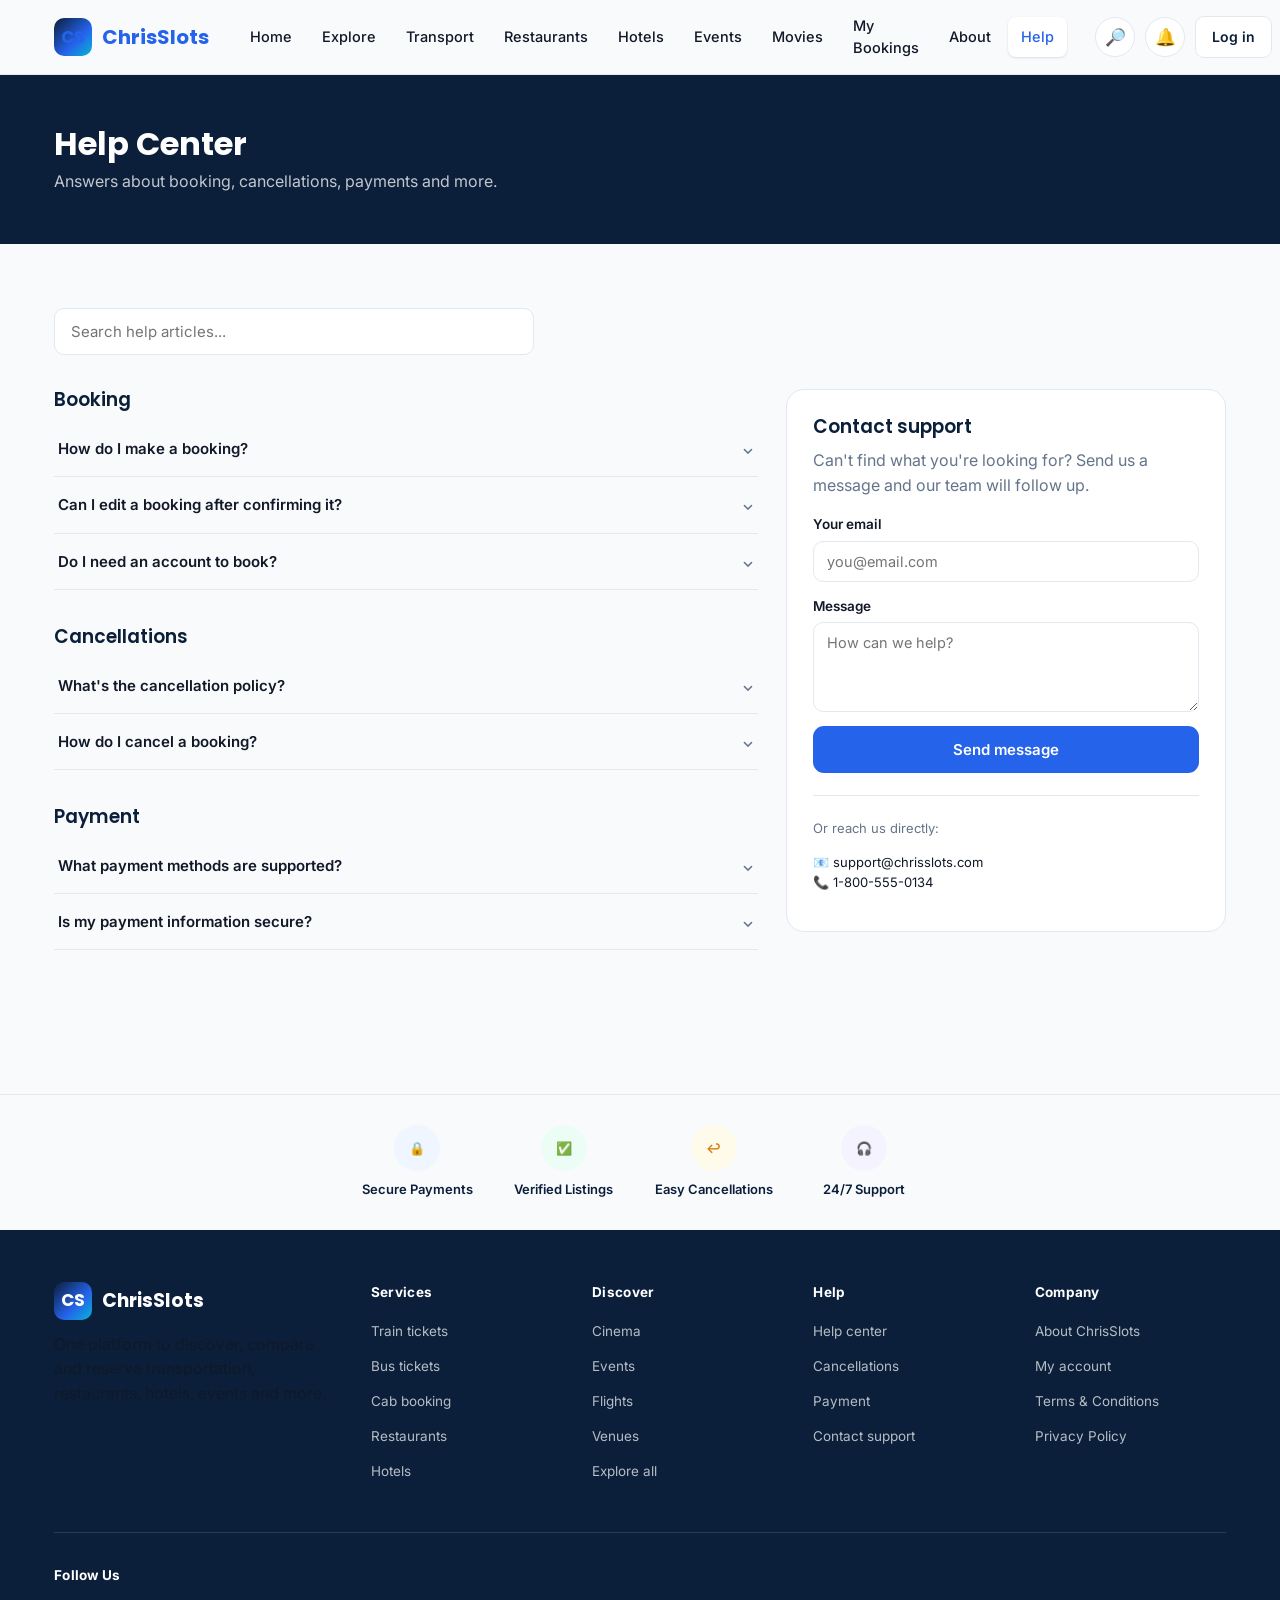
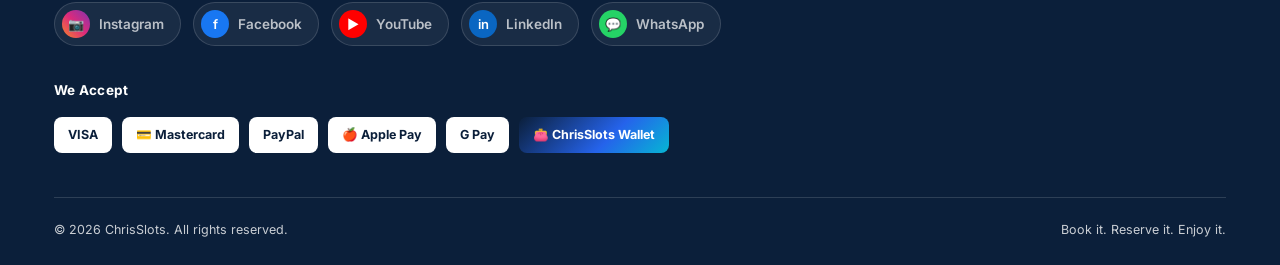
<file: help.html>
<!DOCTYPE html>
<html lang="en">
<head>
<meta charset="UTF-8">
<meta name="viewport" content="width=device-width, initial-scale=1.0">
<title>Help Center — ChrisSlots</title>
<link href="https://fonts.googleapis.com/css2?family=Poppins:wght@600;700&family=Inter:wght@400;500;600&display=swap" rel="stylesheet">
<link rel="stylesheet" href="css/style.css">
<link rel="stylesheet" href="css/responsive.css">
</head>
<body>

<div id="site-header"></div>

<header class="page-hero">
  <div class="container">
    <h1>Help Center</h1>
    <p>Answers about booking, cancellations, payments and more.</p>
  </div>
</header>

<main class="section">
  <div class="container">
    <div class="field" style="max-width:480px;margin-bottom:34px">
      <input type="text" id="faq-search" placeholder="Search help articles..." oninput="filterFaq(this.value)" style="border:1px solid var(--c-border);border-radius:10px;padding:13px 16px;font-size:15px;width:100%">
    </div>

    <div class="two-col">
      <div>
        <h3 id="booking-help">Booking</h3>
        <div class="faq-item"><div class="faq-q" onclick="this.parentElement.classList.toggle('open')"><span>How do I make a booking?</span><span class="chev">⌄</span></div><div class="faq-a"><p>Search a category from the homepage, choose your date, time and details, then confirm on the checkout page. You'll get a confirmation with a reference number.</p></div></div>
        <div class="faq-item"><div class="faq-q" onclick="this.parentElement.classList.toggle('open')"><span>Can I edit a booking after confirming it?</span><span class="chev">⌄</span></div><div class="faq-a"><p>Editable details vary by service. For now, cancel from My Bookings and create a new reservation with the updated details.</p></div></div>
        <div class="faq-item"><div class="faq-q" onclick="this.parentElement.classList.toggle('open')"><span>Do I need an account to book?</span><span class="chev">⌄</span></div><div class="faq-a"><p>Yes — creating a free account lets us keep your bookings, favorites and receipts in one place.</p></div></div>

        <h3 id="cancellation" style="margin-top:36px">Cancellations</h3>
        <div class="faq-item"><div class="faq-q" onclick="this.parentElement.classList.toggle('open')"><span>What's the cancellation policy?</span><span class="chev">⌄</span></div><div class="faq-a"><p>Most bookings can be cancelled free of charge up to 24 hours before the reserved time from the My Bookings dashboard.</p></div></div>
        <div class="faq-item"><div class="faq-q" onclick="this.parentElement.classList.toggle('open')"><span>How do I cancel a booking?</span><span class="chev">⌄</span></div><div class="faq-a"><p>Go to My Bookings, find the reservation under Upcoming, and select Cancel.</p></div></div>

        <h3 id="payment" style="margin-top:36px">Payment</h3>
        <div class="faq-item"><div class="faq-q" onclick="this.parentElement.classList.toggle('open')"><span>What payment methods are supported?</span><span class="chev">⌄</span></div><div class="faq-a"><p>This demo uses a placeholder payment form. In production, ChrisSlots would connect to a real payment provider supporting major cards and digital wallets.</p></div></div>
        <div class="faq-item"><div class="faq-q" onclick="this.parentElement.classList.toggle('open')"><span>Is my payment information secure?</span><span class="chev">⌄</span></div><div class="faq-a"><p>No real payment details are collected or stored in this demo.</p></div></div>
      </div>

      <div>
        <div class="form-card" id="contact">
          <h3 style="margin-top:0">Contact support</h3>
          <p class="muted">Can't find what you're looking for? Send us a message and our team will follow up.</p>
          <div class="form-group"><label>Your email</label><input placeholder="you@email.com"></div>
          <div class="form-group"><label>Message</label><textarea placeholder="How can we help?"></textarea></div>
          <button class="btn btn-primary btn-block" onclick="App.toast('Message sent — our team will reply within 24 hours.')">Send message</button>
          <hr class="divider">
          <p class="text-sm muted">Or reach us directly:</p>
          <p class="text-sm">📧 support@chrisslots.com<br>📞 1-800-555-0134</p>
        </div>
      </div>
    </div>
  </div>
</main>

<div id="site-footer"></div>

<script src="js/data.js"></script>
<script src="js/auth.js"></script>
<script src="js/booking.js"></script>
<script src="js/app.js"></script>
<script>
function filterFaq(q) {
  q = q.toLowerCase();
  document.querySelectorAll(".faq-item").forEach(item => {
    const text = item.textContent.toLowerCase();
    item.style.display = text.includes(q) ? "block" : "none";
  });
}
</script>
</body>
</html>
</file>
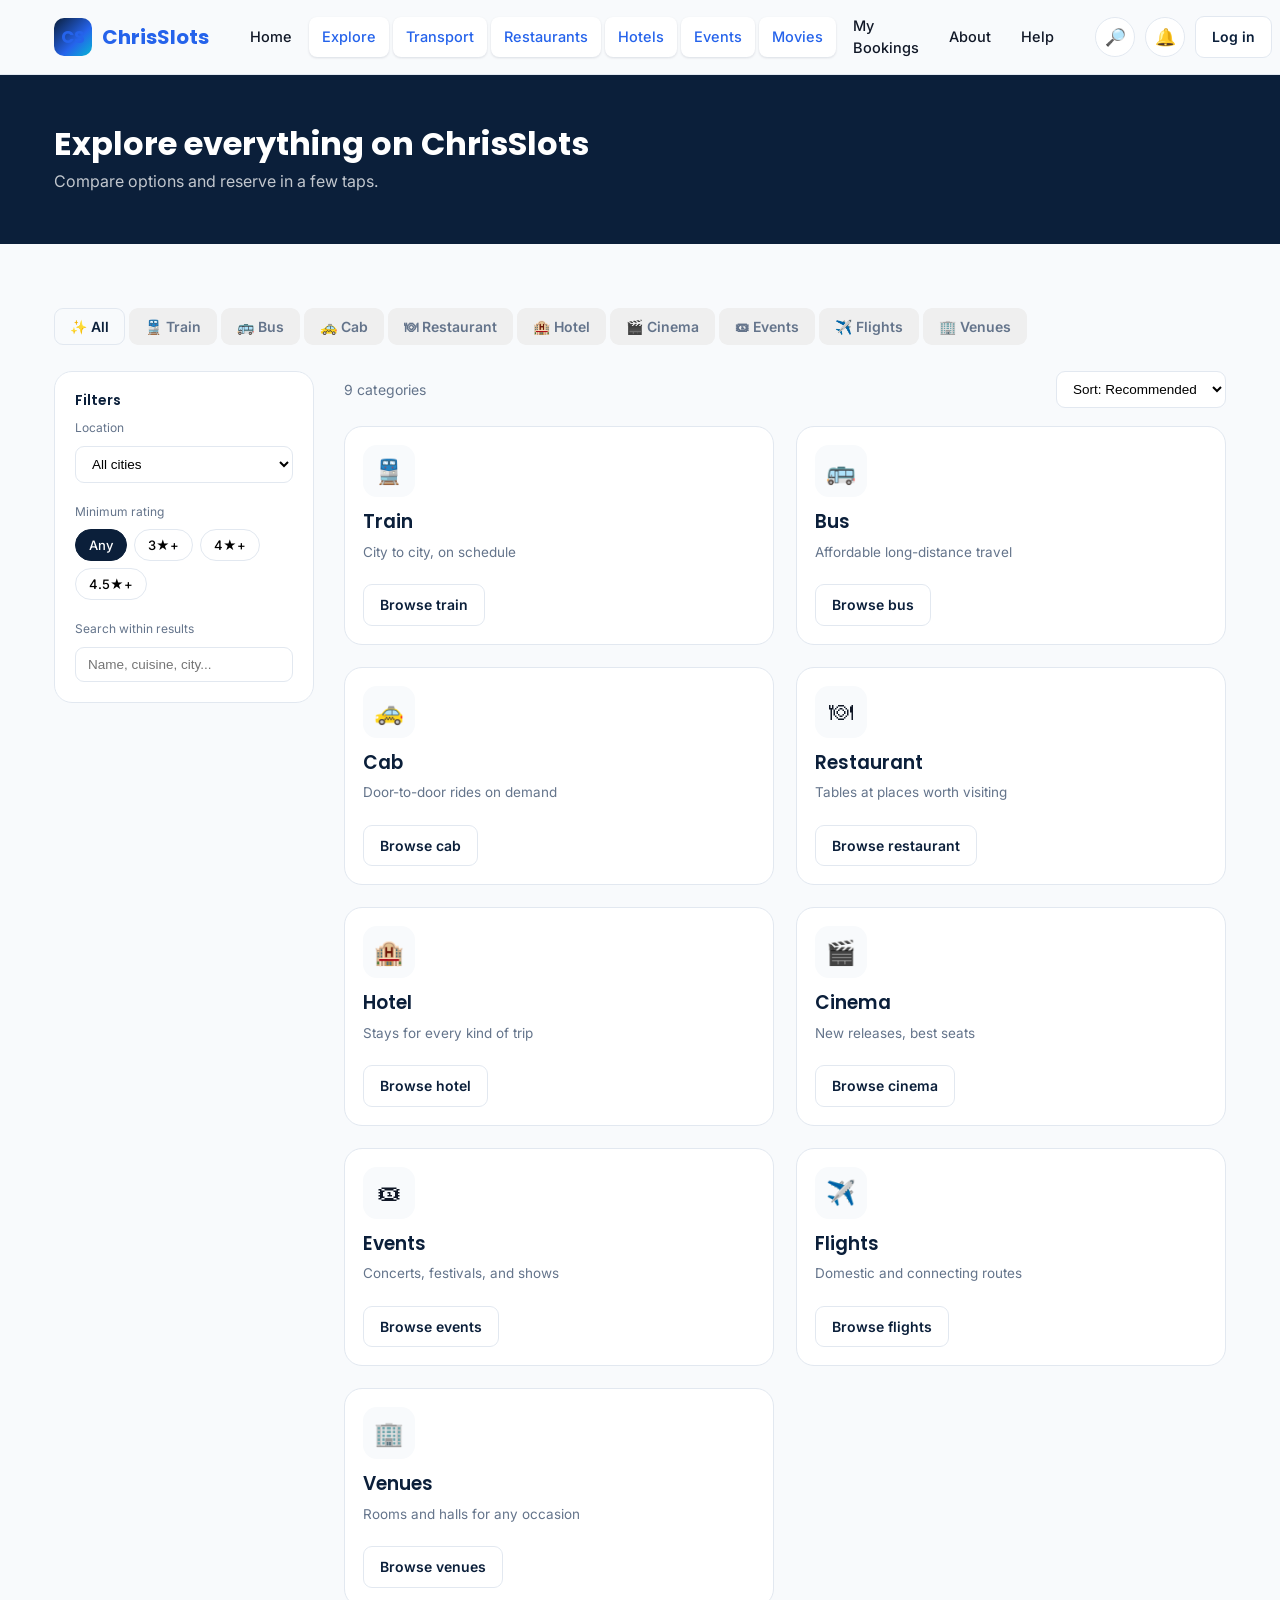
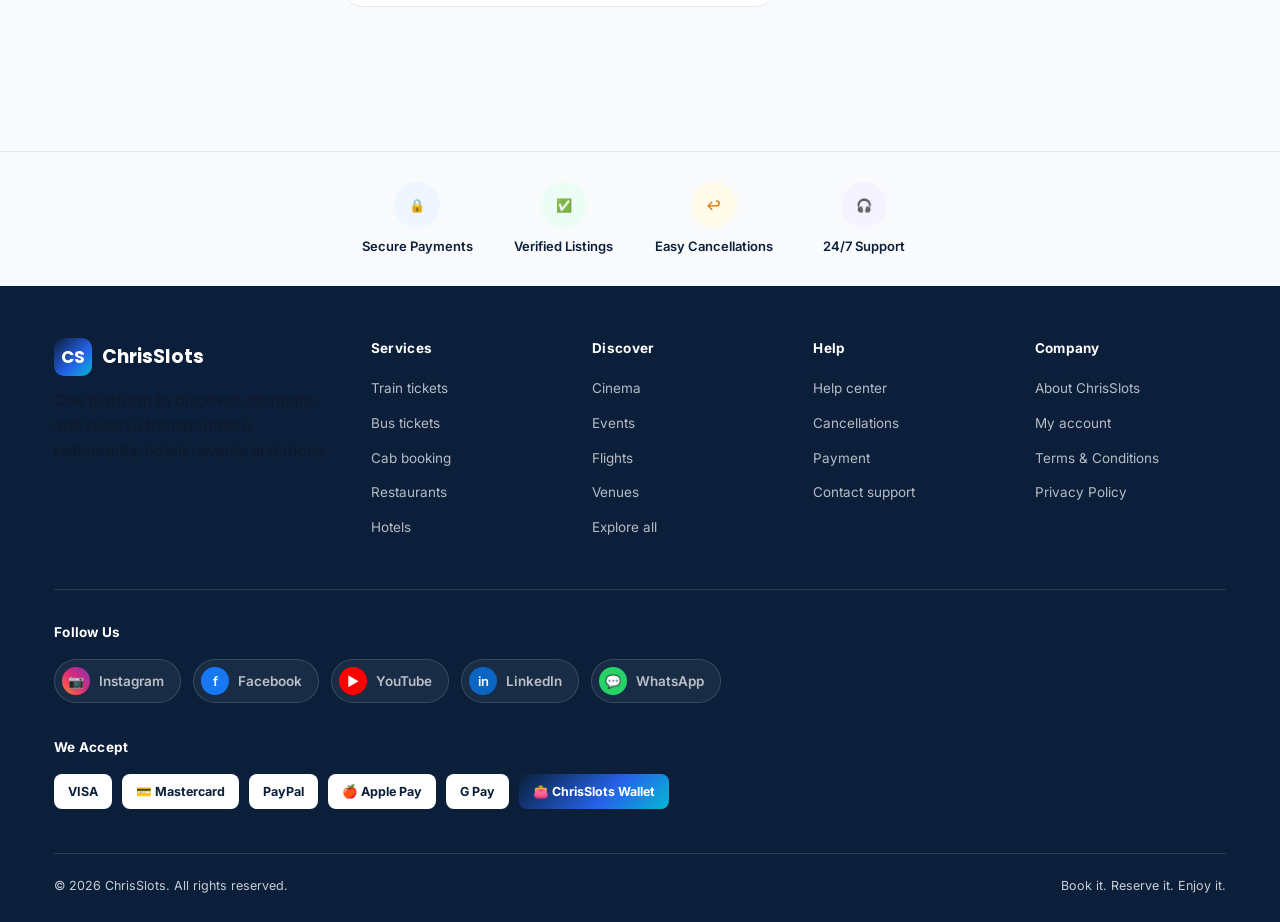
<file: listing.html>
<!DOCTYPE html>
<html lang="en">
<head>
<meta charset="UTF-8">
<meta name="viewport" content="width=device-width, initial-scale=1.0">
<title>Explore — ChrisSlots</title>
<link href="https://fonts.googleapis.com/css2?family=Poppins:wght@600;700&family=Inter:wght@400;500;600&display=swap" rel="stylesheet">
<link rel="stylesheet" href="css/style.css">
<link rel="stylesheet" href="css/responsive.css">
</head>
<body>

<div id="site-header"></div>

<header class="page-hero">
  <div class="container">
    <h1 id="listing-heading">Explore</h1>
    <p>Compare options and reserve in a few taps.</p>
  </div>
</header>

<main class="section">
  <div class="container">
    <div class="search-tabs" id="type-tabs" style="margin-bottom:24px"></div>

    <div class="listing-layout">
      <aside class="filters-panel" id="filters-panel"></aside>

      <div>
        <div class="results-toolbar">
          <span class="results-count" id="results-count"></span>
          <select class="sort-select" onchange="Search.setSort(this.value)">
            <option value="">Sort: Recommended</option>
            <option value="price-asc">Price: Low to high</option>
            <option value="price-desc">Price: High to low</option>
            <option value="rating">Highest rated</option>
          </select>
        </div>
        <div id="results-grid" class="grid"></div>
      </div>
    </div>
  </div>
</main>

<div id="site-footer"></div>

<script src="js/data.js"></script>
<script src="js/auth.js"></script>
<script src="js/booking.js"></script>
<script src="js/app.js"></script>
<script src="js/search.js"></script>
<script>document.addEventListener("DOMContentLoaded", Search.init);</script>
</body>
</html>
</file>
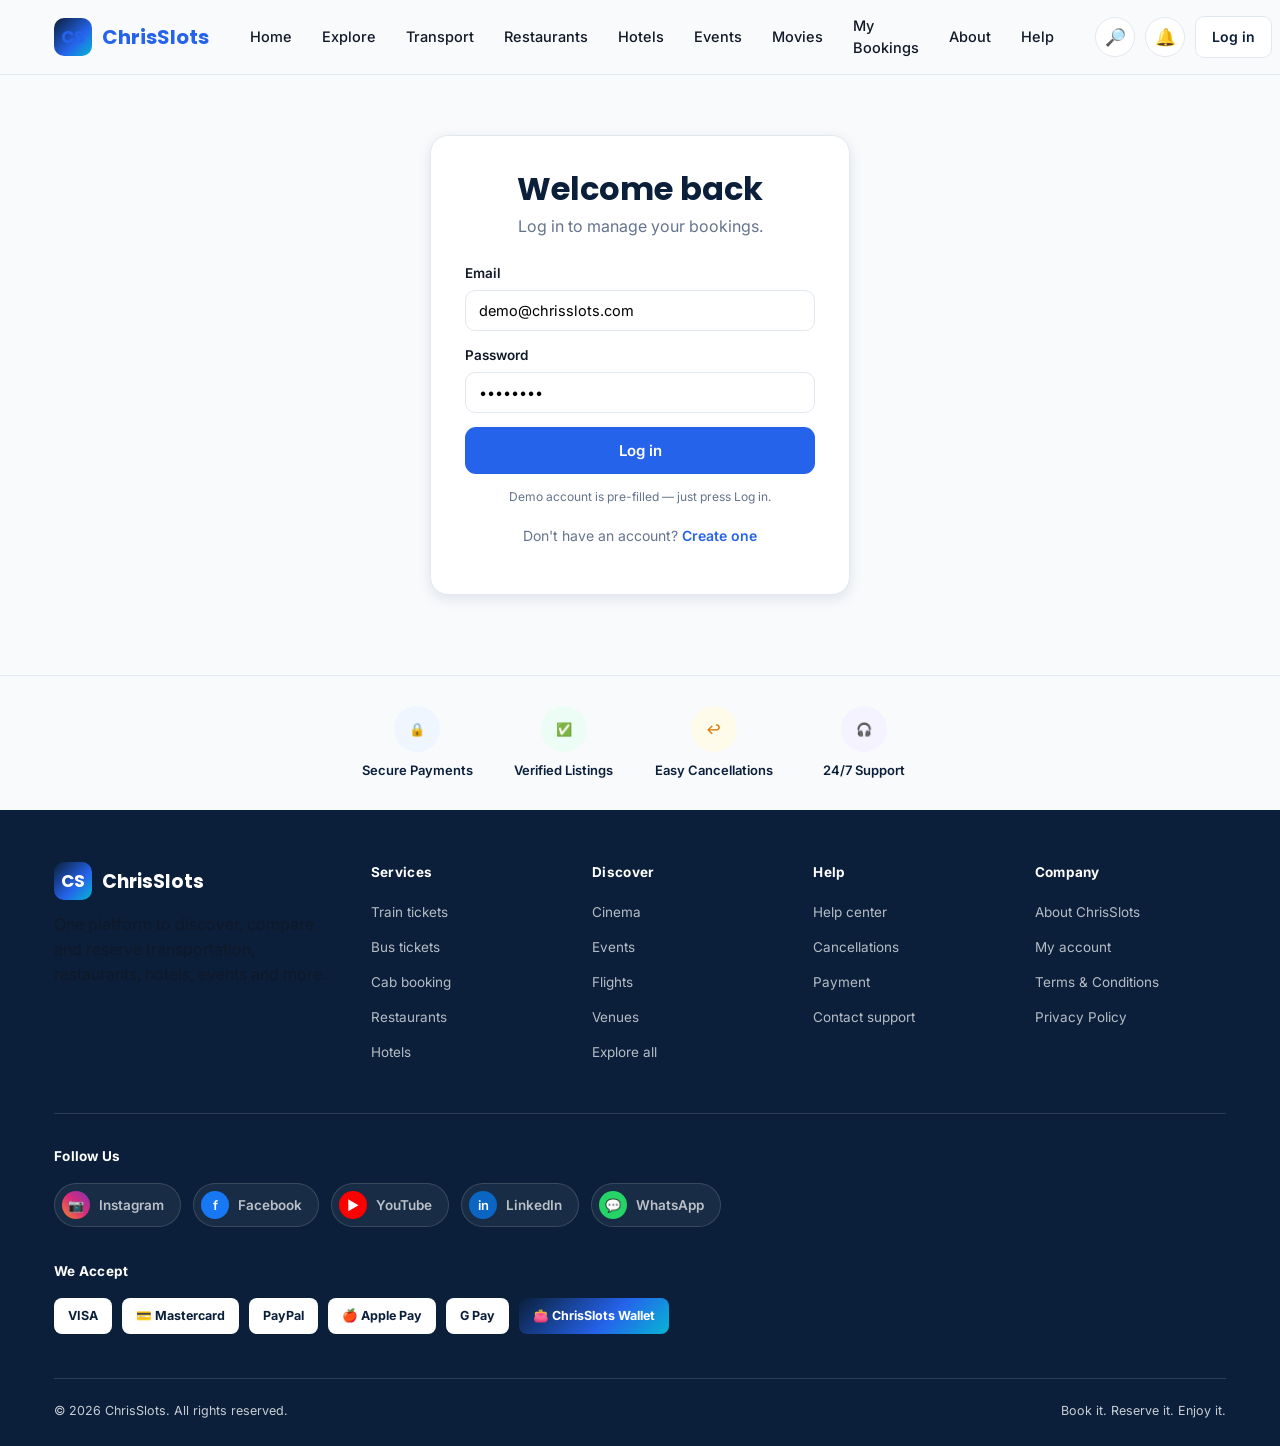
<file: login.html>
<!DOCTYPE html>
<html lang="en">
<head>
<meta charset="UTF-8">
<meta name="viewport" content="width=device-width, initial-scale=1.0">
<title>Log in — ChrisSlots</title>
<link href="https://fonts.googleapis.com/css2?family=Poppins:wght@600;700&family=Inter:wght@400;500;600&display=swap" rel="stylesheet">
<link rel="stylesheet" href="css/style.css">
<link rel="stylesheet" href="css/responsive.css">
</head>
<body>

<div id="site-header"></div>

<main class="auth-wrap">
  <div class="auth-card">
    <h1 class="center" style="margin-bottom:6px">Welcome back</h1>
    <p class="center muted" style="margin-bottom:24px">Log in to manage your bookings.</p>
    <form onsubmit="return doLogin(event)">
      <div class="form-group"><label>Email</label><input id="li-email" type="email" required value="demo@chrisslots.com"></div>
      <div class="form-group"><label>Password</label><input id="li-password" type="password" required value="demo1234"></div>
      <button class="btn btn-primary btn-block" type="submit">Log in</button>
    </form>
    <p class="hint center" style="margin-top:14px">Demo account is pre-filled — just press Log in.</p>
    <p class="auth-switch">Don't have an account? <a href="register.html">Create one</a></p>
  </div>
</main>

<div id="site-footer"></div>

<script src="js/data.js"></script>
<script src="js/auth.js"></script>
<script src="js/booking.js"></script>
<script src="js/app.js"></script>
<script>
function doLogin(e) {
  e.preventDefault();
  const res = Auth.login({ email: document.getElementById("li-email").value.trim(), password: document.getElementById("li-password").value });
  if (!res.ok) { App.toast(res.error); return false; }
  App.toast(`Welcome back, ${res.user.name.split(" ")[0]}!`);
  const redirect = App.qs("redirect");
  setTimeout(() => location.href = redirect || "dashboard.html", 500);
  return false;
}
</script>
</body>
</html>
</file>
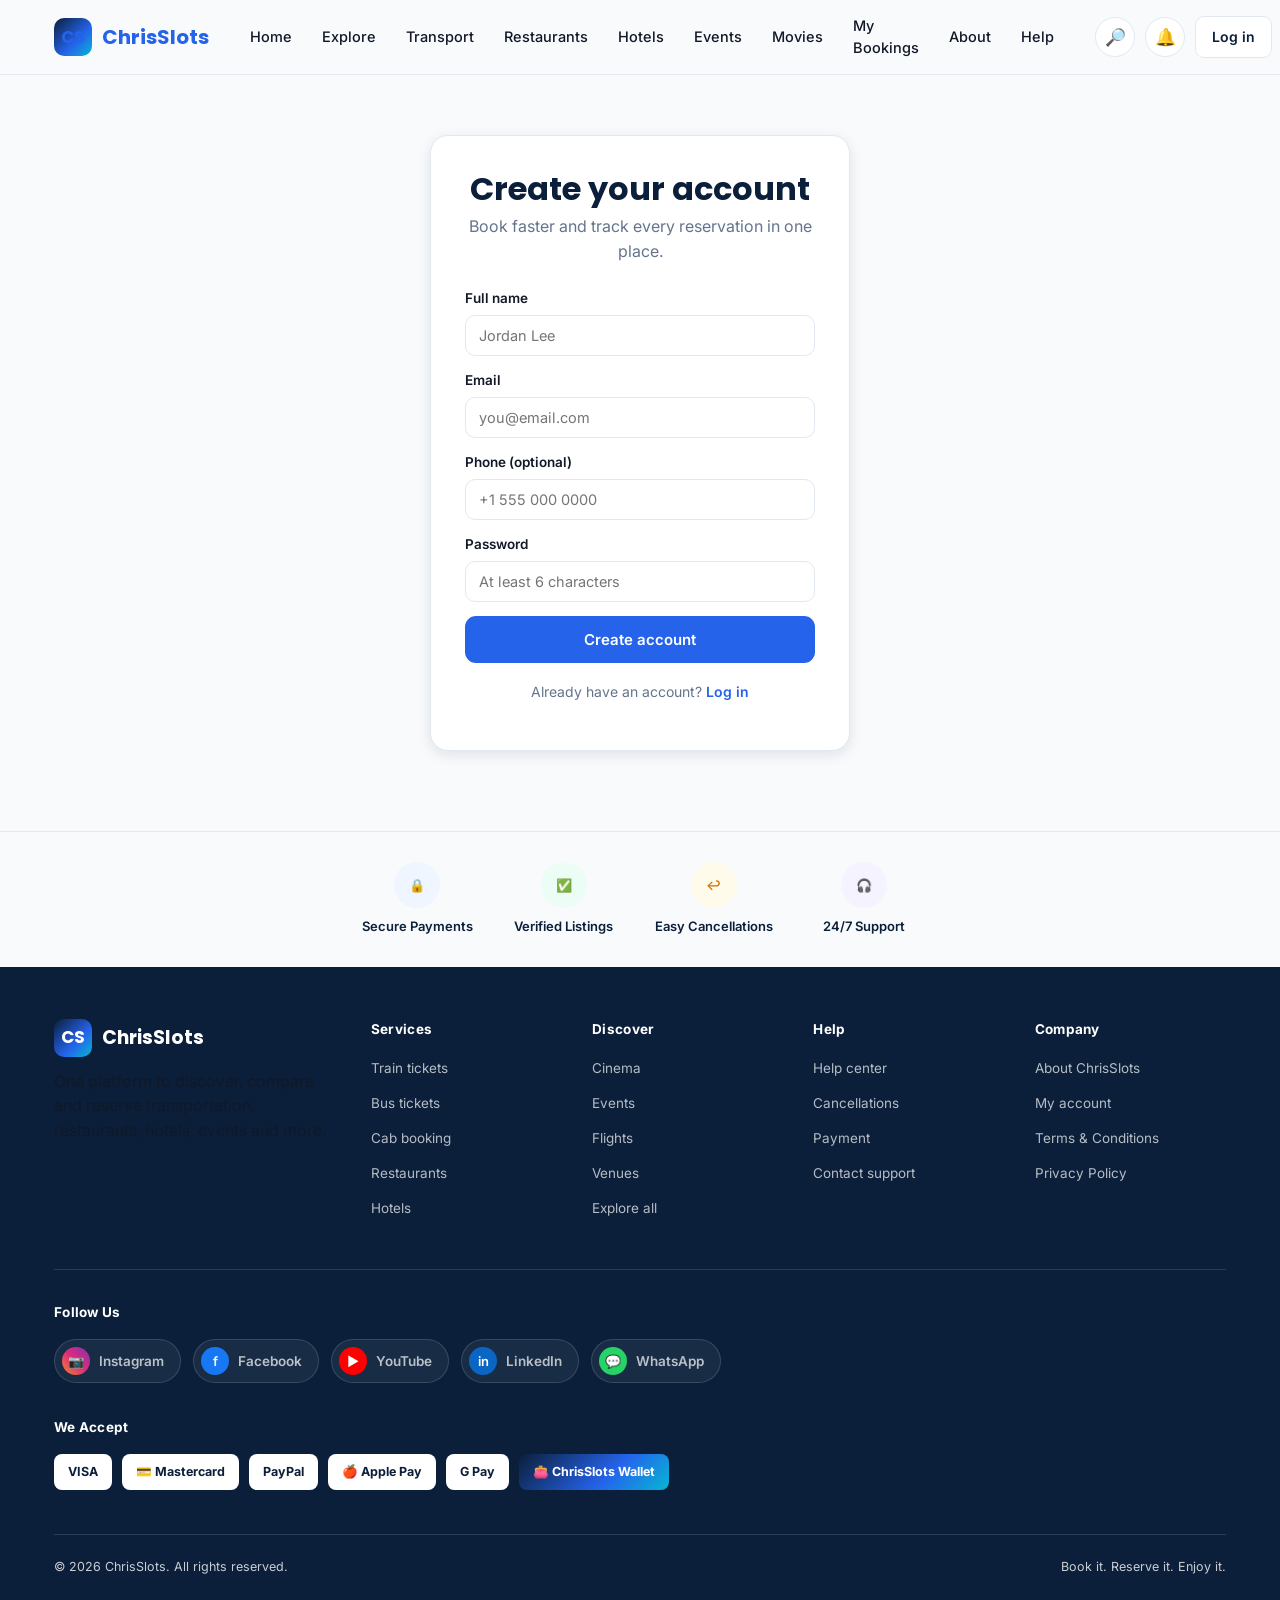
<file: register.html>
<!DOCTYPE html>
<html lang="en">
<head>
<meta charset="UTF-8">
<meta name="viewport" content="width=device-width, initial-scale=1.0">
<title>Create account — ChrisSlots</title>
<link href="https://fonts.googleapis.com/css2?family=Poppins:wght@600;700&family=Inter:wght@400;500;600&display=swap" rel="stylesheet">
<link rel="stylesheet" href="css/style.css">
<link rel="stylesheet" href="css/responsive.css">
</head>
<body>

<div id="site-header"></div>

<main class="auth-wrap">
  <div class="auth-card">
    <h1 class="center" style="margin-bottom:6px">Create your account</h1>
    <p class="center muted" style="margin-bottom:24px">Book faster and track every reservation in one place.</p>
    <form onsubmit="return doRegister(event)">
      <div class="form-group"><label>Full name</label><input id="rg-name" required placeholder="Jordan Lee"></div>
      <div class="form-group"><label>Email</label><input id="rg-email" type="email" required placeholder="you@email.com"></div>
      <div class="form-group"><label>Phone (optional)</label><input id="rg-phone" placeholder="+1 555 000 0000"></div>
      <div class="form-group"><label>Password</label><input id="rg-password" type="password" required minlength="6" placeholder="At least 6 characters"></div>
      <button class="btn btn-primary btn-block" type="submit">Create account</button>
    </form>
    <p class="auth-switch">Already have an account? <a href="login.html">Log in</a></p>
  </div>
</main>

<div id="site-footer"></div>

<script src="js/data.js"></script>
<script src="js/auth.js"></script>
<script src="js/booking.js"></script>
<script src="js/app.js"></script>
<script>
function doRegister(e) {
  e.preventDefault();
  const res = Auth.register({
    name: document.getElementById("rg-name").value.trim(),
    email: document.getElementById("rg-email").value.trim(),
    phone: document.getElementById("rg-phone").value.trim(),
    password: document.getElementById("rg-password").value,
  });
  if (!res.ok) { App.toast(res.error); return false; }
  App.toast(`Welcome to ChrisSlots, ${res.user.name.split(" ")[0]}!`);
  setTimeout(() => location.href = "dashboard.html", 500);
  return false;
}
</script>
</body>
</html>
</file>
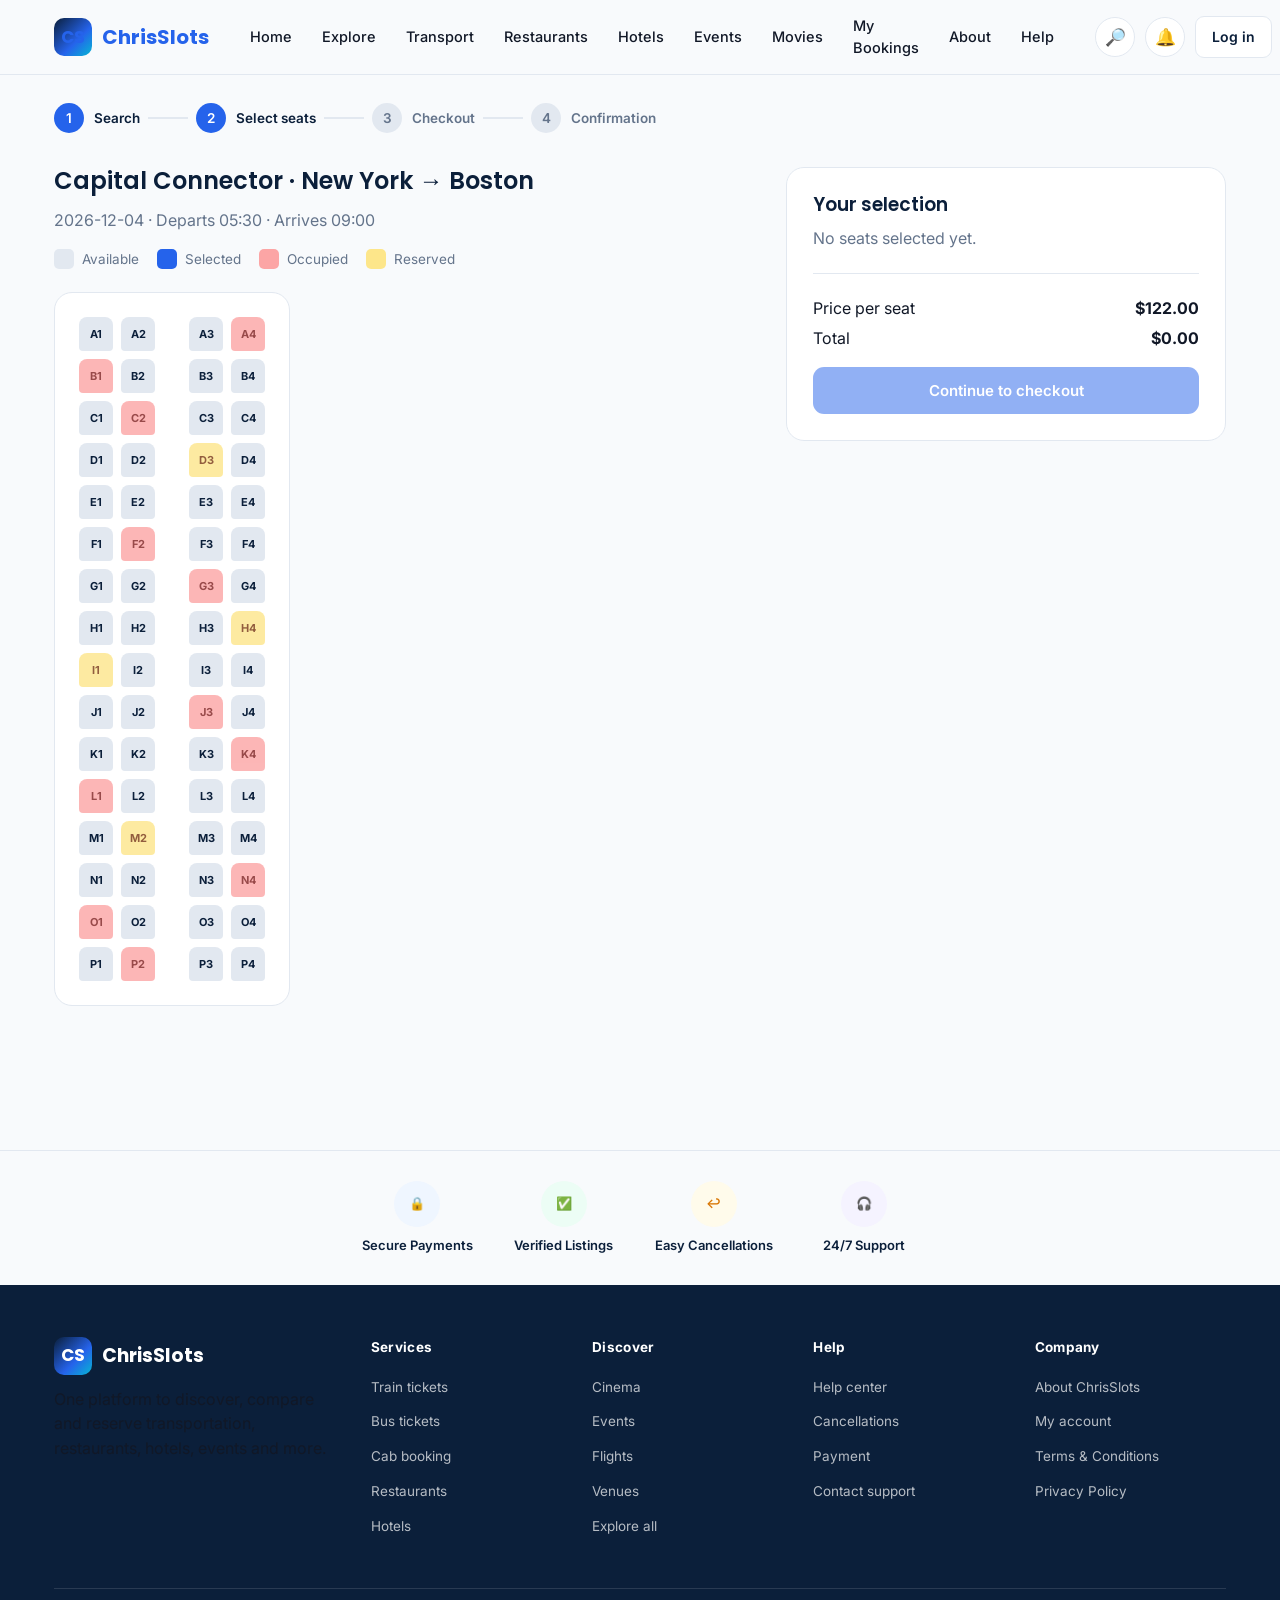
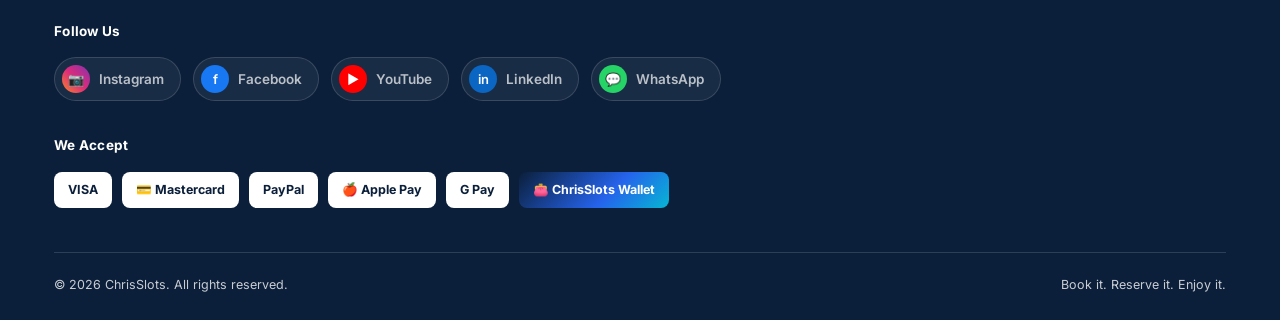
<file: seatmap.html>
<!DOCTYPE html>
<html lang="en">
<head>
<meta charset="UTF-8">
<meta name="viewport" content="width=device-width, initial-scale=1.0">
<title>Select seats — ChrisSlots</title>
<link href="https://fonts.googleapis.com/css2?family=Poppins:wght@600;700&family=Inter:wght@400;500;600&display=swap" rel="stylesheet">
<link rel="stylesheet" href="css/style.css">
<link rel="stylesheet" href="css/responsive.css">
</head>
<body>

<div id="site-header"></div>

<main class="section" style="padding-top:28px">
  <div class="container">
    <div class="steps-row">
      <div class="step done"><span class="step-num">1</span><span>Search</span></div><div class="step-line"></div>
      <div class="step active"><span class="step-num">2</span><span>Select seats</span></div><div class="step-line"></div>
      <div class="step"><span class="step-num">3</span><span>Checkout</span></div><div class="step-line"></div>
      <div class="step"><span class="step-num">4</span><span>Confirmation</span></div>
    </div>

    <div class="two-col" id="seatmap-root"></div>
  </div>
</main>

<div id="site-footer"></div>

<script src="js/data.js"></script>
<script src="js/auth.js"></script>
<script src="js/booking.js"></script>
<script src="js/app.js"></script>
<script>
(() => {
  const type = App.qs("type", "train");
  const id = App.qs("id");
  const from = App.qs("from"), to = App.qs("to"), date = App.qs("date", App.todayISO());
  let selected = [];
  let item, basePrice, rows, cols, layoutGap;

  function loadItem() {
    if (type === "train") {
      item = DB.getTrains(from || "New York", to || "Boston").find(t => t.id === id) || DB.getTrains(from||"New York", to||"Boston")[0];
      basePrice = item.price; rows = 16; cols = 4; layoutGap = 2;
    } else if (type === "bus") {
      item = DB.getBuses(from || "New York", to || "Boston").find(t => t.id === id) || DB.getBuses(from||"New York", to||"Boston")[0];
      basePrice = item.price; rows = 11; cols = 4; layoutGap = 2;
    } else if (type === "cinema") {
      const movie = DB.getMovie(id);
      item = { name: movie.title, cinema: App.qs("cinema", "Downtown 12"), time: App.qs("time","7:45 PM"), from: "", to: "" };
      basePrice = Number(App.qs("price", 14)); rows = 8; cols = 10; layoutGap = 5;
    }
  }

  function seatState(seed, r, c) {
    const n = (r * 131 + c * 977 + seed) % 100;
    if (n < 14) return "occupied";
    if (n < 20) return "reserved";
    return "available";
  }

  function render() {
    const root = document.getElementById("seatmap-root");
    const seed = (id || "x").length * 53 + rows;
    let rowsHTML = "";
    for (let r = 0; r < rows; r++) {
      let cells = "";
      for (let c = 0; c < cols; c++) {
        if (c === layoutGap) cells += `<span class="seat-gap"></span>`;
        const label = String.fromCharCode(65 + r) + (c + 1);
        const state = seatState(seed, r, c);
        cells += `<button type="button" class="seat ${state}" ${state !== "available" ? "disabled" : ""} onclick="Seatmap.toggle('${label}', this)">${label}</button>`;
      }
      rowsHTML += `<div class="seat-row">${cells}</div>`;
    }

    root.innerHTML = `
      <div>
        <h2>${headerTitle()}</h2>
        <p class="muted">${subTitle()}</p>
        <div class="seat-legend">
          <div class="legend-item"><span class="legend-swatch" style="background:#E2E8F0"></span>Available</div>
          <div class="legend-item"><span class="legend-swatch" style="background:var(--c-action)"></span>Selected</div>
          <div class="legend-item"><span class="legend-swatch" style="background:#FCA5A5"></span>Occupied</div>
          <div class="legend-item"><span class="legend-swatch" style="background:#FDE68A"></span>Reserved</div>
        </div>
        ${type === "cinema" ? `<div class="screen-bar"></div><p class="center muted text-sm" style="margin-bottom:18px">Screen this way</p>` : ""}
        <div class="seat-map">${rowsHTML}</div>
      </div>
      <div class="sticky">
        <div class="form-card">
          <h3 style="margin-top:0">Your selection</h3>
          <p id="seat-summary" class="muted">No seats selected yet.</p>
          <hr class="divider">
          <div class="flex" style="justify-content:space-between"><span>Price per seat</span><b>${App.money(basePrice)}</b></div>
          <div class="flex" style="justify-content:space-between;margin-top:6px"><span>Total</span><b id="seat-total">${App.money(0)}</b></div>
          <button class="btn btn-primary btn-block" style="margin-top:16px" id="continue-btn" disabled onclick="Seatmap.continueToCheckout()">Continue to checkout</button>
        </div>
      </div>
    `;
  }

  function headerTitle() {
    if (type === "cinema") return `${item.name}`;
    return `${item.name || item.company} · ${item.from} → ${item.to}`;
  }
  function subTitle() {
    if (type === "cinema") return `${item.cinema} · ${item.time} · ${date}`;
    return `${date} · Departs ${item.depTime} · Arrives ${item.arrTime}`;
  }

  function toggle(label, btn) {
    const idx = selected.indexOf(label);
    if (idx > -1) { selected.splice(idx, 1); btn.classList.remove("selected"); }
    else { if (selected.length >= 6) { App.toast("You can select up to 6 seats"); return; } selected.push(label); btn.classList.add("selected"); }
    document.getElementById("seat-summary").textContent = selected.length ? `Seats: ${selected.join(", ")}` : "No seats selected yet.";
    document.getElementById("seat-total").textContent = App.money(basePrice * selected.length);
    document.getElementById("continue-btn").disabled = selected.length === 0;
  }

  function continueToCheckout() {
    App.requireAuthOrPrompt(() => {
      const total = basePrice * selected.length;
      const title = type === "cinema" ? `${item.name} — ${item.cinema}` : `${(item.name||item.company)} (${item.from} → ${item.to})`;
      Booking.setPending({
        type, title, provider: item.name || item.company,
        date, time: type === "cinema" ? item.time : item.depTime, location: type === "cinema" ? item.cinema : `${item.from} → ${item.to}`,
        details: { seats: selected.join(", "), class: item.cls || "" },
        total,
      });
      location.href = "checkout.html";
    });
  }

  document.addEventListener("DOMContentLoaded", () => { loadItem(); render(); });
  window.Seatmap = { toggle, continueToCheckout };
})();
</script>
</body>
</html>
</file>
<file: css/style.css>
/* ==========================================================================
   ChrisSlots — style.css
   Design tokens live as CSS custom properties on :root so the palette can be
   swapped later without touching component rules.
   ========================================================================== */

:root {
  /* Brand tokens */
  --c-primary:      #0B1F3A;   /* Deep Navy   */
  --c-action:       #2563EB;   /* Royal Blue  */
  --c-action-dark:  #1D4ED8;
  --c-accent:       #06B6D4;   /* Cyan        */
  --c-bg:           #F8FAFC;   /* Soft White  */
  --c-card:         #FFFFFF;
  --c-text:         #111827;
  --c-muted:        #64748B;
  --c-border:       #E2E8F0;
  --c-success:      #16A34A;
  --c-warn:         #D97706;
  --c-danger:       #DC2626;

  --radius-sm: 8px;
  --radius-md: 12px;
  --radius-lg: 18px;

  --shadow-sm: 0 1px 2px rgba(11, 31, 58, 0.06), 0 1px 3px rgba(11, 31, 58, 0.08);
  --shadow-md: 0 4px 14px rgba(11, 31, 58, 0.10);
  --shadow-lg: 0 16px 40px rgba(11, 31, 58, 0.16);

  --gradient-brand: linear-gradient(135deg, var(--c-primary) 0%, var(--c-action) 60%, var(--c-accent) 100%);

  --container: 1220px;
  --font-head: "Poppins", "Segoe UI", sans-serif;
  --font-body: "Inter", "Segoe UI", sans-serif;
}

* { box-sizing: border-box; }
html { scroll-behavior: smooth; }
body {
  margin: 0;
  font-family: var(--font-body);
  color: var(--c-text);
  background: var(--c-bg);
  line-height: 1.55;
  -webkit-font-smoothing: antialiased;
}
img { max-width: 100%; display: block; }
a { color: inherit; text-decoration: none; }
ul { list-style: none; margin: 0; padding: 0; }
h1, h2, h3, h4 { font-family: var(--font-head); font-weight: 600; line-height: 1.2; margin: 0 0 .5em; color: var(--c-primary); }
h1 { font-weight: 700; }
p { margin: 0 0 1em; color: var(--c-text); }
button { font-family: var(--font-body); cursor: pointer; }

:focus-visible {
  outline: 2px solid var(--c-action);
  outline-offset: 2px;
  border-radius: 4px;
}

.container { max-width: var(--container); margin: 0 auto; padding: 0 24px; }
.section { padding: 64px 0; }
.section-head { display: flex; align-items: flex-end; justify-content: space-between; gap: 24px; margin-bottom: 32px; flex-wrap: wrap; }
.section-head p { color: var(--c-muted); margin: 4px 0 0; }
.muted { color: var(--c-muted); }
.center { text-align: center; }

/* --------------------------------------------------------------- buttons */
.btn {
  display: inline-flex; align-items: center; justify-content: center; gap: 8px;
  font-family: var(--font-body); font-weight: 600; font-size: 15px;
  padding: 13px 24px; border-radius: 11px; border: 1px solid transparent;
  transition: transform .15s ease, background .15s ease, box-shadow .15s ease, border-color .15s ease;
  white-space: nowrap;
}
.btn-primary { background: var(--c-action); color: #fff; }
.btn-primary:hover { background: var(--c-action-dark); transform: translateY(-1px); box-shadow: var(--shadow-md); }
.btn-secondary { background: #fff; color: var(--c-primary); border-color: var(--c-border); }
.btn-secondary:hover { border-color: var(--c-action); color: var(--c-action); transform: translateY(-1px); }
.btn-accent { background: var(--c-accent); color: #06232B; }
.btn-accent:hover { transform: translateY(-1px); box-shadow: var(--shadow-md); }
.btn-ghost { background: transparent; color: var(--c-primary); padding: 8px 10px; }
.btn-ghost:hover { color: var(--c-action); }
.btn-danger { background: #fff; color: var(--c-danger); border-color: #FCA5A5; }
.btn-danger:hover { background: #FEF2F2; }
.btn-block { width: 100%; }
.btn-sm { padding: 9px 16px; font-size: 14px; border-radius: 9px; }
.btn:disabled { opacity: .5; cursor: not-allowed; transform: none !important; }

/* ---------------------------------------------------------------- navbar */
.navbar {
  position: sticky; top: 0; z-index: 100;
  background: rgba(248, 250, 252, 0.92); backdrop-filter: blur(10px);
  border-bottom: 1px solid var(--c-border);
}
.nav-inner { display: flex; align-items: center; gap: 28px; height: 74px; }
.brand { display: flex; align-items: center; gap: 10px; font-family: var(--font-head); font-weight: 700; font-size: 20px; color: var(--c-primary); flex-shrink: 0; }
.brand-mark {
  width: 38px; height: 38px; border-radius: 10px; background: var(--gradient-brand);
  display: flex; align-items: center; justify-content: center; color: #fff; font-size: 17px; flex-shrink: 0;
}
.brand span { color: var(--c-action); }
.nav-links { display: flex; align-items: center; gap: 4px; flex: 1; }
.nav-links a {
  padding: 9px 13px; border-radius: 8px; font-size: 14.5px; font-weight: 500; color: var(--c-text);
  transition: background .15s, color .15s;
}
.nav-links a:hover, .nav-links a.active { background: #fff; color: var(--c-action); box-shadow: var(--shadow-sm); }
.nav-actions { display: flex; align-items: center; gap: 10px; flex-shrink: 0; }
.icon-btn {
  width: 40px; height: 40px; border-radius: 50%; border: 1px solid var(--c-border); background: #fff;
  display: flex; align-items: center; justify-content: center; position: relative; font-size: 17px;
  transition: border-color .15s, transform .15s;
}
.icon-btn:hover { border-color: var(--c-action); transform: translateY(-1px); }
.icon-badge {
  position: absolute; top: -4px; right: -4px; background: var(--c-danger); color: #fff; font-size: 10px;
  font-weight: 700; width: 17px; height: 17px; border-radius: 50%; display: flex; align-items: center; justify-content: center;
}
.hamburger { display: none; width: 40px; height: 40px; border-radius: 8px; border: 1px solid var(--c-border); background: #fff; align-items: center; justify-content: center; font-size: 19px; }
.user-chip {
  display: flex; align-items: center; gap: 8px; padding: 6px 14px 6px 6px; border-radius: 30px; border: 1px solid var(--c-border); background: #fff;
}
.user-chip .avatar { width: 28px; height: 28px; border-radius: 50%; background: var(--gradient-brand); color: #fff; display: flex; align-items: center; justify-content: center; font-size: 12px; font-weight: 700; }
.user-chip span { font-size: 13.5px; font-weight: 600; }

/* dropdown menus (notifications / user) */
.dropdown { position: relative; }
.dropdown-panel {
  position: absolute; right: 0; top: calc(100% + 10px); width: 320px; background: #fff; border-radius: var(--radius-md);
  box-shadow: var(--shadow-lg); border: 1px solid var(--c-border); padding: 8px; display: none; max-height: 420px; overflow-y: auto;
}
.dropdown.open .dropdown-panel { display: block; }
.dropdown-panel h4 { padding: 8px 10px; margin: 0; font-size: 13px; text-transform: none; color: var(--c-muted); }
.notif-item { padding: 10px; border-radius: 8px; display: flex; gap: 10px; align-items: flex-start; }
.notif-item:hover { background: var(--c-bg); }
.notif-dot { width: 8px; height: 8px; border-radius: 50%; background: var(--c-action); margin-top: 6px; flex-shrink: 0; }
.notif-item.read .notif-dot { background: var(--c-border); }
.notif-item p { margin: 0; font-size: 13.5px; }
.notif-item .t { font-size: 11.5px; color: var(--c-muted); }
.menu-item { display: flex; align-items: center; gap: 10px; padding: 10px; border-radius: 8px; font-size: 14px; font-weight: 500; }
.menu-item:hover { background: var(--c-bg); }

/* mobile drawer */
.mobile-drawer {
  position: fixed; inset: 0; background: rgba(11,31,58,.45); z-index: 200; display: none;
}
.mobile-drawer.open { display: block; }
.mobile-drawer-panel {
  position: absolute; top: 0; right: 0; width: min(320px, 86vw); height: 100%; background: #fff; padding: 24px 20px;
  box-shadow: var(--shadow-lg); display: flex; flex-direction: column; gap: 4px; overflow-y: auto;
}
.mobile-drawer-panel a { padding: 13px 10px; font-weight: 600; font-size: 15.5px; border-radius: 8px; }
.mobile-drawer-panel a:hover { background: var(--c-bg); }
.drawer-close { align-self: flex-end; width: 36px; height: 36px; border-radius: 50%; border: 1px solid var(--c-border); background: #fff; font-size: 16px; }

/* ---------------------------------------------------------------- hero */
.hero { background: var(--gradient-brand); color: #fff; padding: 76px 0 120px; position: relative; overflow: hidden; }
.hero::after {
  content: ""; position: absolute; inset: 0; background: radial-gradient(600px 300px at 85% 0%, rgba(6,182,212,.35), transparent 70%);
}
.hero-inner { position: relative; max-width: 760px; }
.hero-eyebrow { display: inline-flex; align-items: center; gap: 8px; background: rgba(255,255,255,.14); border: 1px solid rgba(255,255,255,.25); padding: 6px 14px; border-radius: 30px; font-size: 13.5px; margin-bottom: 22px; }
.hero h1 { color: #fff; font-size: clamp(32px, 5vw, 52px); margin-bottom: 18px; letter-spacing: -0.5px; }
.hero p.lead { color: rgba(255,255,255,.85); font-size: 18px; max-width: 560px; margin-bottom: 0; }

/* search / booking box */
.search-box {
  position: relative; background: #fff; border-radius: var(--radius-lg); box-shadow: var(--shadow-lg);
  padding: 22px; margin-top: -66px; z-index: 5;
}
.search-tabs { display: flex; gap: 4px; overflow-x: auto; margin-bottom: 18px; padding-bottom: 2px; }
.search-tab {
  display: flex; align-items: center; gap: 7px; padding: 9px 15px; border-radius: 9px; font-size: 14px; font-weight: 600;
  color: var(--c-muted); flex-shrink: 0; border: 1px solid transparent;
}
.search-tab.active { background: var(--c-bg); color: var(--c-primary); border-color: var(--c-border); }
.search-grid { display: grid; grid-template-columns: repeat(auto-fit, minmax(150px, 1fr)); gap: 14px; align-items: end; }
.field { display: flex; flex-direction: column; gap: 6px; }
.field label { font-size: 12.5px; font-weight: 600; color: var(--c-muted); }
.field input, .field select {
  border: 1px solid var(--c-border); border-radius: 10px; padding: 11px 12px; font-size: 14.5px; font-family: var(--font-body);
  background: #fff; color: var(--c-text); width: 100%;
}
.field input:focus, .field select:focus { border-color: var(--c-action); }
.search-submit { grid-column: span 1; }

/* --------------------------------------------------------------- categories */
.cat-grid { display: grid; grid-template-columns: repeat(auto-fit, minmax(190px, 1fr)); gap: 18px; }
.cat-card {
  background: var(--c-card); border: 1px solid var(--c-border); border-radius: var(--radius-lg); padding: 24px;
  transition: transform .18s ease, box-shadow .18s ease, border-color .18s ease; display: flex; flex-direction: column; gap: 10px;
}
.cat-card:hover { transform: translateY(-4px); box-shadow: var(--shadow-md); border-color: transparent; }
.cat-icon { width: 52px; height: 52px; border-radius: 14px; background: var(--c-bg); display: flex; align-items: center; justify-content: center; font-size: 24px; }
.cat-card h4 { margin: 0; font-size: 16.5px; }
.cat-card p { margin: 0; color: var(--c-muted); font-size: 13.5px; }

/* ---------------------------------------------------------------- generic cards */
.grid { display: grid; grid-template-columns: repeat(auto-fill, minmax(300px, 1fr)); gap: 22px; }
.card {
  background: var(--c-card); border: 1px solid var(--c-border); border-radius: var(--radius-lg); overflow: hidden;
  transition: box-shadow .18s ease, transform .18s ease; display: flex; flex-direction: column;
}
.card:hover { box-shadow: var(--shadow-md); }
.card-media { position: relative; aspect-ratio: 4/3; overflow: hidden; background: var(--c-border); }
.card-media img { width: 100%; height: 100%; object-fit: cover; }
.card-badge { position: absolute; top: 12px; left: 12px; background: #fff; padding: 5px 11px; border-radius: 30px; font-size: 12px; font-weight: 700; color: var(--c-primary); box-shadow: var(--shadow-sm); }
.fav-btn { position: absolute; top: 10px; right: 10px; width: 34px; height: 34px; border-radius: 50%; background: rgba(255,255,255,.92); border: none; display: flex; align-items: center; justify-content: center; font-size: 16px; }
.fav-btn.active { color: var(--c-danger); }
.card-body { padding: 18px; display: flex; flex-direction: column; gap: 8px; flex: 1; }
.card-top { display: flex; justify-content: space-between; align-items: flex-start; gap: 10px; }
.card-top h3 { margin: 0; font-size: 17px; }
.rating-pill { display: inline-flex; align-items: center; gap: 4px; background: #ECFDF5; color: #047857; font-weight: 700; font-size: 12.5px; padding: 3px 8px; border-radius: 20px; flex-shrink: 0; }
.card-meta { display: flex; flex-wrap: wrap; gap: 6px 14px; font-size: 13px; color: var(--c-muted); }
.card-meta span { display: inline-flex; align-items: center; gap: 5px; }
.tag-row { display: flex; flex-wrap: wrap; gap: 6px; }
.tag { background: var(--c-bg); border: 1px solid var(--c-border); font-size: 12px; padding: 4px 10px; border-radius: 20px; color: var(--c-text); }
.card-foot { display: flex; align-items: center; justify-content: space-between; margin-top: auto; padding-top: 10px; }
.price { font-family: var(--font-head); font-weight: 700; color: var(--c-primary); font-size: 18px; }
.price small { font-weight: 500; color: var(--c-muted); font-size: 12px; }
.card-actions { display: flex; gap: 8px; }

/* -------------------------------------------------------------- filters/sidebar */
.listing-layout { display: grid; grid-template-columns: 260px 1fr; gap: 30px; align-items: start; }
.filters-panel { background: #fff; border: 1px solid var(--c-border); border-radius: var(--radius-lg); padding: 20px; position: sticky; top: 92px; }
.filters-panel h4 { font-size: 14px; margin: 0 0 10px; }
.filter-group { margin-bottom: 20px; }
.filter-group:last-child { margin-bottom: 0; }
.filter-chip-row { display: flex; flex-wrap: wrap; gap: 7px; }
.chip {
  border: 1px solid var(--c-border); background: #fff; padding: 7px 13px; border-radius: 20px; font-size: 13px; font-weight: 500;
}
.chip.active { background: var(--c-primary); color: #fff; border-color: var(--c-primary); }
.results-toolbar { display: flex; justify-content: space-between; align-items: center; margin-bottom: 18px; flex-wrap: wrap; gap: 10px; }
.results-count { font-size: 14px; color: var(--c-muted); }
.sort-select { border: 1px solid var(--c-border); border-radius: 9px; padding: 9px 12px; font-size: 13.5px; background: #fff; }

/* ------------------------------------------------------------------ seat map */
.seat-legend { display: flex; gap: 18px; flex-wrap: wrap; margin-bottom: 22px; }
.legend-item { display: flex; align-items: center; gap: 8px; font-size: 13.5px; color: var(--c-muted); }
.legend-swatch { width: 20px; height: 20px; border-radius: 5px; }
.seat-map { display: inline-flex; flex-direction: column; gap: 8px; background: #fff; border: 1px solid var(--c-border); border-radius: var(--radius-lg); padding: 24px; }
.seat-row { display: flex; gap: 8px; align-items: center; }
.seat {
  width: 34px; height: 34px; border-radius: 8px 8px 4px 4px; border: none; font-size: 11px; font-weight: 700;
  display: flex; align-items: center; justify-content: center; transition: transform .12s ease;
}
.seat.available { background: #E2E8F0; color: var(--c-primary); }
.seat.available:hover { background: #CBD5E1; transform: scale(1.08); }
.seat.selected { background: var(--c-action); color: #fff; transform: scale(1.05); }
.seat.occupied { background: #FCA5A5; color: #7F1D1D; cursor: not-allowed; opacity: .8; }
.seat.reserved { background: #FDE68A; color: #78350F; cursor: not-allowed; opacity: .8; }

/* ------------------------------------------------------------- table map */
.table-zone { margin-bottom: 22px; }
.table-zone:last-child { margin-bottom: 0; }
.table-zone h5 { margin: 0 0 12px; font-size: 13px; color: var(--c-muted); text-transform: uppercase; letter-spacing: .04em; }
.table-row { display: flex; flex-wrap: wrap; gap: 14px; }
.table-tile {
  width: 78px; height: 78px; border-radius: 16px; border: none; display: flex; flex-direction: column;
  align-items: center; justify-content: center; gap: 2px; font-family: var(--font-head); font-weight: 700; font-size: 13px;
  transition: transform .12s ease;
}
.table-tile.round { border-radius: 50%; }
.table-tile small { font-family: var(--font-body); font-weight: 500; font-size: 10.5px; opacity: .85; }
.table-tile.available { background: #E2E8F0; color: var(--c-primary); }
.table-tile.available:hover { background: #CBD5E1; transform: scale(1.06); }
.table-tile.selected { background: var(--c-action); color: #fff; transform: scale(1.06); }
.table-tile.toosmall { background: #F1F5F9; color: #94A3B8; cursor: not-allowed; opacity: .6; }
.table-tile.reserved { background: #FCA5A5; color: #7F1D1D; cursor: not-allowed; opacity: .8; }
.seat-gap { width: 18px; }
.screen-bar { height: 8px; border-radius: 40%; background: linear-gradient(90deg, transparent, var(--c-accent), transparent); margin-bottom: 6px; }

/* ------------------------------------------------------------------ forms */
.form-card { background: #fff; border: 1px solid var(--c-border); border-radius: var(--radius-lg); padding: 26px; }
.form-row { display: grid; grid-template-columns: repeat(auto-fit, minmax(170px, 1fr)); gap: 14px; margin-bottom: 14px; }
.form-group { display: flex; flex-direction: column; gap: 6px; margin-bottom: 14px; }
.form-group label { font-size: 13.5px; font-weight: 600; }
.form-group input, .form-group select, .form-group textarea {
  border: 1px solid var(--c-border); border-radius: 10px; padding: 11px 13px; font-size: 14.5px; font-family: var(--font-body); width: 100%; background: #fff;
}
.form-group textarea { resize: vertical; min-height: 90px; }
.form-error { font-size: 12.5px; color: var(--c-danger); display: none; }
.form-group.invalid input, .form-group.invalid select, .form-group.invalid textarea { border-color: var(--c-danger); }
.form-group.invalid .form-error { display: block; }
.hint { font-size: 12px; color: var(--c-muted); }

/* ------------------------------------------------------------------ misc */
.badge { display: inline-flex; align-items: center; gap: 6px; padding: 4px 11px; border-radius: 20px; font-size: 12px; font-weight: 700; }
.badge-confirmed { background: #ECFDF5; color: #047857; }
.badge-pending { background: #FFFBEB; color: #B45309; }
.badge-completed { background: #EFF6FF; color: #1D4ED8; }
.badge-cancelled { background: #FEF2F2; color: #B91C1C; }

.divider { height: 1px; background: var(--c-border); border: none; margin: 22px 0; }
.two-col { display: grid; grid-template-columns: 1.6fr 1fr; gap: 28px; align-items: start; }
.sticky { position: sticky; top: 92px; }

.gallery { display: grid; grid-template-columns: 2fr 1fr 1fr; grid-template-rows: 1fr 1fr; gap: 8px; border-radius: var(--radius-lg); overflow: hidden; height: 380px; }
.gallery img { width: 100%; height: 100%; object-fit: cover; }
.gallery > *:first-child { grid-row: span 2; }

.stat-strip { display: flex; gap: 34px; flex-wrap: wrap; padding: 30px 0; }
.stat { text-align: left; }
.stat b { display: block; font-family: var(--font-head); font-size: 30px; color: var(--c-primary); }
.stat span { color: var(--c-muted); font-size: 13.5px; }

.review { border-bottom: 1px solid var(--c-border); padding: 18px 0; }
.review:last-child { border-bottom: none; }
.review-head { display: flex; align-items: center; justify-content: space-between; margin-bottom: 6px; }
.review-name { font-weight: 700; display: flex; align-items: center; gap: 8px; }
.verified-tag { font-size: 11px; background: #ECFDF5; color: #047857; padding: 2px 8px; border-radius: 20px; font-weight: 700; }
.stars { color: #F59E0B; font-size: 13.5px; letter-spacing: 1px; }

.steps-row { display: flex; align-items: center; gap: 0; flex-wrap: wrap; margin-bottom: 34px; }
.step { display: flex; align-items: center; gap: 10px; }
.step-num { width: 30px; height: 30px; border-radius: 50%; background: var(--c-border); color: var(--c-muted); display: flex; align-items: center; justify-content: center; font-weight: 700; font-size: 13px; flex-shrink: 0; }
.step.active .step-num, .step.done .step-num { background: var(--c-action); color: #fff; }
.step span { font-size: 13.5px; font-weight: 600; color: var(--c-muted); }
.step.active span, .step.done span { color: var(--c-primary); }
.step-line { width: 40px; height: 2px; background: var(--c-border); margin: 0 8px; }

.empty-state { text-align: center; padding: 60px 20px; color: var(--c-muted); }
.empty-state .em-icon { font-size: 40px; margin-bottom: 14px; }

.modal-overlay { position: fixed; inset: 0; background: rgba(11,31,58,.5); display: none; align-items: center; justify-content: center; z-index: 300; padding: 20px; }
.modal-overlay.open { display: flex; }
.modal { background: #fff; border-radius: var(--radius-lg); max-width: 480px; width: 100%; padding: 30px; box-shadow: var(--shadow-lg); max-height: 88vh; overflow-y: auto; }
.modal-close { float: right; width: 32px; height: 32px; border-radius: 50%; border: 1px solid var(--c-border); background: #fff; }

.toast-wrap { position: fixed; bottom: 24px; right: 24px; z-index: 400; display: flex; flex-direction: column; gap: 10px; }
.toast { background: var(--c-primary); color: #fff; padding: 13px 18px; border-radius: 10px; box-shadow: var(--shadow-lg); font-size: 14px; animation: toastIn .25s ease; }
@keyframes toastIn { from { opacity: 0; transform: translateY(8px);} to { opacity: 1; transform: translateY(0);} }

.tabs-row { display: flex; gap: 6px; border-bottom: 1px solid var(--c-border); margin-bottom: 22px; }
.tab-btn { padding: 12px 6px; margin-right: 20px; font-weight: 600; color: var(--c-muted); border-bottom: 2px solid transparent; font-size: 14.5px; }
.tab-btn.active { color: var(--c-action); border-color: var(--c-action); }

.faq-item { border-bottom: 1px solid var(--c-border); }
.faq-q { display: flex; justify-content: space-between; align-items: center; padding: 16px 4px; font-weight: 600; font-size: 15px; }
.faq-q .chev { transition: transform .2s ease; color: var(--c-muted); }
.faq-item.open .chev { transform: rotate(180deg); }
.faq-a { max-height: 0; overflow: hidden; transition: max-height .22s ease; }
.faq-item.open .faq-a { max-height: 240px; }
.faq-a p { padding: 0 4px 16px; color: var(--c-muted); }

/* ---------------------------------------------------------------- footer */
.footer { background: var(--c-primary); color: rgba(255,255,255,.78); margin-top: 80px; overflow-x: hidden; }

/* trust strip — light band across the top of the footer */
.footer-trust { background: var(--c-bg); border-top: 1px solid var(--c-border); padding: 30px 0; }
.trust-row { display: flex; justify-content: center; gap: 36px; flex-wrap: wrap; text-align: center; }
.trust-item { display: flex; flex-direction: column; align-items: center; gap: 8px; min-width: 110px; }
.trust-icon { width: 46px; height: 46px; border-radius: 50%; display: flex; align-items: center; justify-content: center; font-size: 19px; flex-shrink: 0; }
.trust-icon.c1 { background: #EFF6FF; color: var(--c-action); }
.trust-icon.c2 { background: #ECFDF5; color: var(--c-success); }
.trust-icon.c3 { background: #FFFBEB; color: var(--c-warn); }
.trust-icon.c4 { background: #F5F3FF; color: #7C3AED; }
.trust-item span { font-size: 13px; font-weight: 600; color: var(--c-primary); white-space: nowrap; }

.footer-body { padding: 52px 0 26px; }
.footer-grid { display: grid; grid-template-columns: 1.5fr repeat(4, 1fr); gap: 30px; }
.footer h5, .footer h6 { color: #fff; font-size: 13.5px; margin: 0 0 16px; letter-spacing: .02em; }
.footer ul li { margin-bottom: 10px; }
.footer a { color: rgba(255,255,255,.7); font-size: 13.5px; }
.footer a:hover { color: var(--c-accent); }
.footer-brand { display: flex; align-items: center; gap: 10px; font-family: var(--font-head); font-weight: 700; font-size: 19px; color: #fff; margin-bottom: 12px; }
.footer-bottom { display: flex; justify-content: space-between; align-items: center; margin-top: 44px; padding-top: 22px; border-top: 1px solid rgba(255,255,255,.14); font-size: 12.5px; flex-wrap: wrap; gap: 12px; }

/* follow-us + we-accept */
.footer-divider { border: none; border-top: 1px solid rgba(255,255,255,.12); margin: 40px 0 32px; }
.footer-subsection { margin-bottom: 34px; }
.social-pill-row { display: flex; flex-wrap: wrap; gap: 12px; }
.social-pill {
  display: inline-flex; align-items: center; gap: 9px; background: rgba(255,255,255,.06); border: 1px solid rgba(255,255,255,.14);
  border-radius: 30px; padding: 7px 16px 7px 7px; font-size: 13.5px; font-weight: 600; color: #fff; transition: background .15s, border-color .15s, transform .15s;
}
.social-pill:hover { background: rgba(255,255,255,.12); border-color: rgba(255,255,255,.3); color: #fff; transform: translateY(-1px); }
.social-icon { width: 28px; height: 28px; border-radius: 50%; display: flex; align-items: center; justify-content: center; font-size: 13px; color: #fff; flex-shrink: 0; }

.accept-row { display: flex; flex-wrap: wrap; gap: 10px; }
.accept-badge {
  background: #fff; color: var(--c-primary); font-weight: 700; font-size: 12.5px; padding: 8px 14px; border-radius: 8px;
  display: inline-flex; align-items: center; gap: 6px; white-space: nowrap;
}
.accept-badge.wallet { background: var(--gradient-brand); color: #fff; }

/* --------------------------------------------------------- auth / page hero */
.page-hero { background: var(--c-primary); color: #fff; padding: 50px 0; }
.page-hero h1 { color: #fff; margin-bottom: 6px; }
.page-hero p { color: rgba(255,255,255,.75); margin: 0; }
.auth-wrap { max-width: 420px; margin: 60px auto; }
.auth-card { background: #fff; border: 1px solid var(--c-border); border-radius: var(--radius-lg); padding: 34px; box-shadow: var(--shadow-md); }

/* ---------------------------------------------------------- payment methods */
.pay-methods { display: grid; grid-template-columns: repeat(auto-fill, minmax(130px, 1fr)); gap: 10px; margin-bottom: 20px; }
.pay-method {
  border: 1.5px solid var(--c-border); background: #fff; border-radius: var(--radius-md); padding: 14px 12px;
  display: flex; flex-direction: column; align-items: flex-start; gap: 6px; text-align: left; transition: border-color .15s, box-shadow .15s;
}
.pay-method:hover { border-color: #94A3B8; }
.pay-method.active { border-color: var(--c-action); box-shadow: 0 0 0 3px rgba(37,99,235,.12); }
.pay-method .pm-icon { font-size: 20px; }
.pay-method .pm-label { font-weight: 700; font-size: 13.5px; color: var(--c-primary); }
.pay-method .pm-sub { font-size: 11.5px; color: var(--c-muted); }
.pay-method.disabled { opacity: .5; cursor: not-allowed; }

.wallet-card {
  background: var(--gradient-brand); color: #fff; border-radius: var(--radius-lg); padding: 22px 24px;
  display: flex; justify-content: space-between; align-items: center; gap: 16px; flex-wrap: wrap; margin-bottom: 16px;
}
.wallet-card .wc-label { font-size: 12.5px; opacity: .85; text-transform: uppercase; letter-spacing: .04em; margin-bottom: 4px; }
.wallet-card .wc-balance { font-family: var(--font-head); font-size: 30px; font-weight: 700; }
.wallet-insufficient { background: #FFFBEB; border: 1px solid #FDE68A; color: #92400E; border-radius: 10px; padding: 12px 14px; font-size: 13.5px; display: flex; justify-content: space-between; align-items: center; gap: 10px; flex-wrap: wrap; }
.pay-brand-btn {
  width: 100%; padding: 13px; border-radius: 10px; border: none; font-weight: 700; font-size: 14.5px;
  display: flex; align-items: center; justify-content: center; gap: 8px;
}
.pay-brand-btn.paypal { background: #FFC439; color: #003087; }
.pay-brand-btn.applepay { background: #000; color: #fff; }
.pay-brand-btn.googlepay { background: #fff; color: #3c4043; border: 1px solid var(--c-border); }

.wallet-txn { display: flex; justify-content: space-between; align-items: center; padding: 12px 0; border-bottom: 1px solid var(--c-border); }
.wallet-txn:last-child { border-bottom: none; }
.wallet-txn .wt-label { font-weight: 600; font-size: 14px; }
.wallet-txn .wt-date { font-size: 12px; color: var(--c-muted); }
.wallet-txn .wt-amount.credit { color: var(--c-success); font-weight: 700; }
.wallet-txn .wt-amount.debit { color: var(--c-text); font-weight: 700; }
.quick-amounts { display: flex; gap: 8px; flex-wrap: wrap; margin-bottom: 14px; }
.quick-amounts .chip { cursor: pointer; }
.quick-amounts .chip.active { background: var(--c-primary); color: #fff; border-color: var(--c-primary); }
.auth-switch { text-align: center; margin-top: 18px; font-size: 14px; color: var(--c-muted); }
.auth-switch a { color: var(--c-action); font-weight: 600; }

/* utility */
.mt-0{margin-top:0}.mb-0{margin-bottom:0}
.flex{display:flex}.items-center{align-items:center}.gap-8{gap:8px}.gap-12{gap:12px}
.text-sm{font-size:13px}
</file>
<file: css/responsive.css>
/* ==========================================================================
   ChrisSlots — responsive.css
   Mobile-first overrides, loaded after style.css.
   ========================================================================== */

@media (max-width: 1080px) {
  .listing-layout { grid-template-columns: 1fr; }
  .filters-panel { position: static; }
  .two-col { grid-template-columns: 1fr; }
  .sticky { position: static; }
  .footer-grid { grid-template-columns: 1fr 1fr 1fr; }
}

@media (max-width: 860px) {
  .nav-links { display: none; }
  .hamburger { display: flex; }
  .search-grid { grid-template-columns: repeat(auto-fit, minmax(140px, 1fr)); }
  .gallery { grid-template-columns: 1fr 1fr; height: auto; }
  .gallery > *:first-child { grid-row: span 1; aspect-ratio: 16/9; }
  .gallery img { aspect-ratio: 4/3; }
  .footer-grid { grid-template-columns: 1fr 1fr; }
  .stat-strip { gap: 22px; }
}

@media (max-width: 640px) {
  .container { padding: 0 16px; }
  .section { padding: 44px 0; }
  .hero { padding: 44px 0 96px; }
  .hero h1 { font-size: 30px; }
  .search-box { padding: 16px; margin-top: -56px; }
  .grid { grid-template-columns: 1fr; }
  .cat-grid { grid-template-columns: repeat(2, 1fr); }
  .footer-grid { grid-template-columns: 1fr; gap: 26px; }
  .footer-bottom { flex-direction: column; align-items: flex-start; }
  .nav-inner { height: 66px; gap: 12px; }
  .user-chip span { display: none; }
  .stat-strip { gap: 18px 26px; }
  .steps-row { display: none; }
  .modal { padding: 22px; }
  .gallery { grid-template-columns: 1fr; height: auto; }
  .gallery > * { aspect-ratio: 16/9; }
  .trust-row { gap: 22px 28px; }
  .trust-item { min-width: 88px; }
  .trust-icon { width: 40px; height: 40px; font-size: 17px; }
  .footer-body { padding: 40px 0 22px; }
  .social-pill { font-size: 13px; padding: 6px 14px 6px 6px; }
  .accept-badge { font-size: 12px; padding: 7px 12px; }
}

@media (max-width: 420px) {
  .cat-grid { grid-template-columns: 1fr 1fr; }
  .brand span.brand-text { font-size: 17px; }
}

@media (prefers-reduced-motion: reduce) {
  * { animation-duration: 0.001ms !important; transition-duration: 0.001ms !important; }
}
</file>
